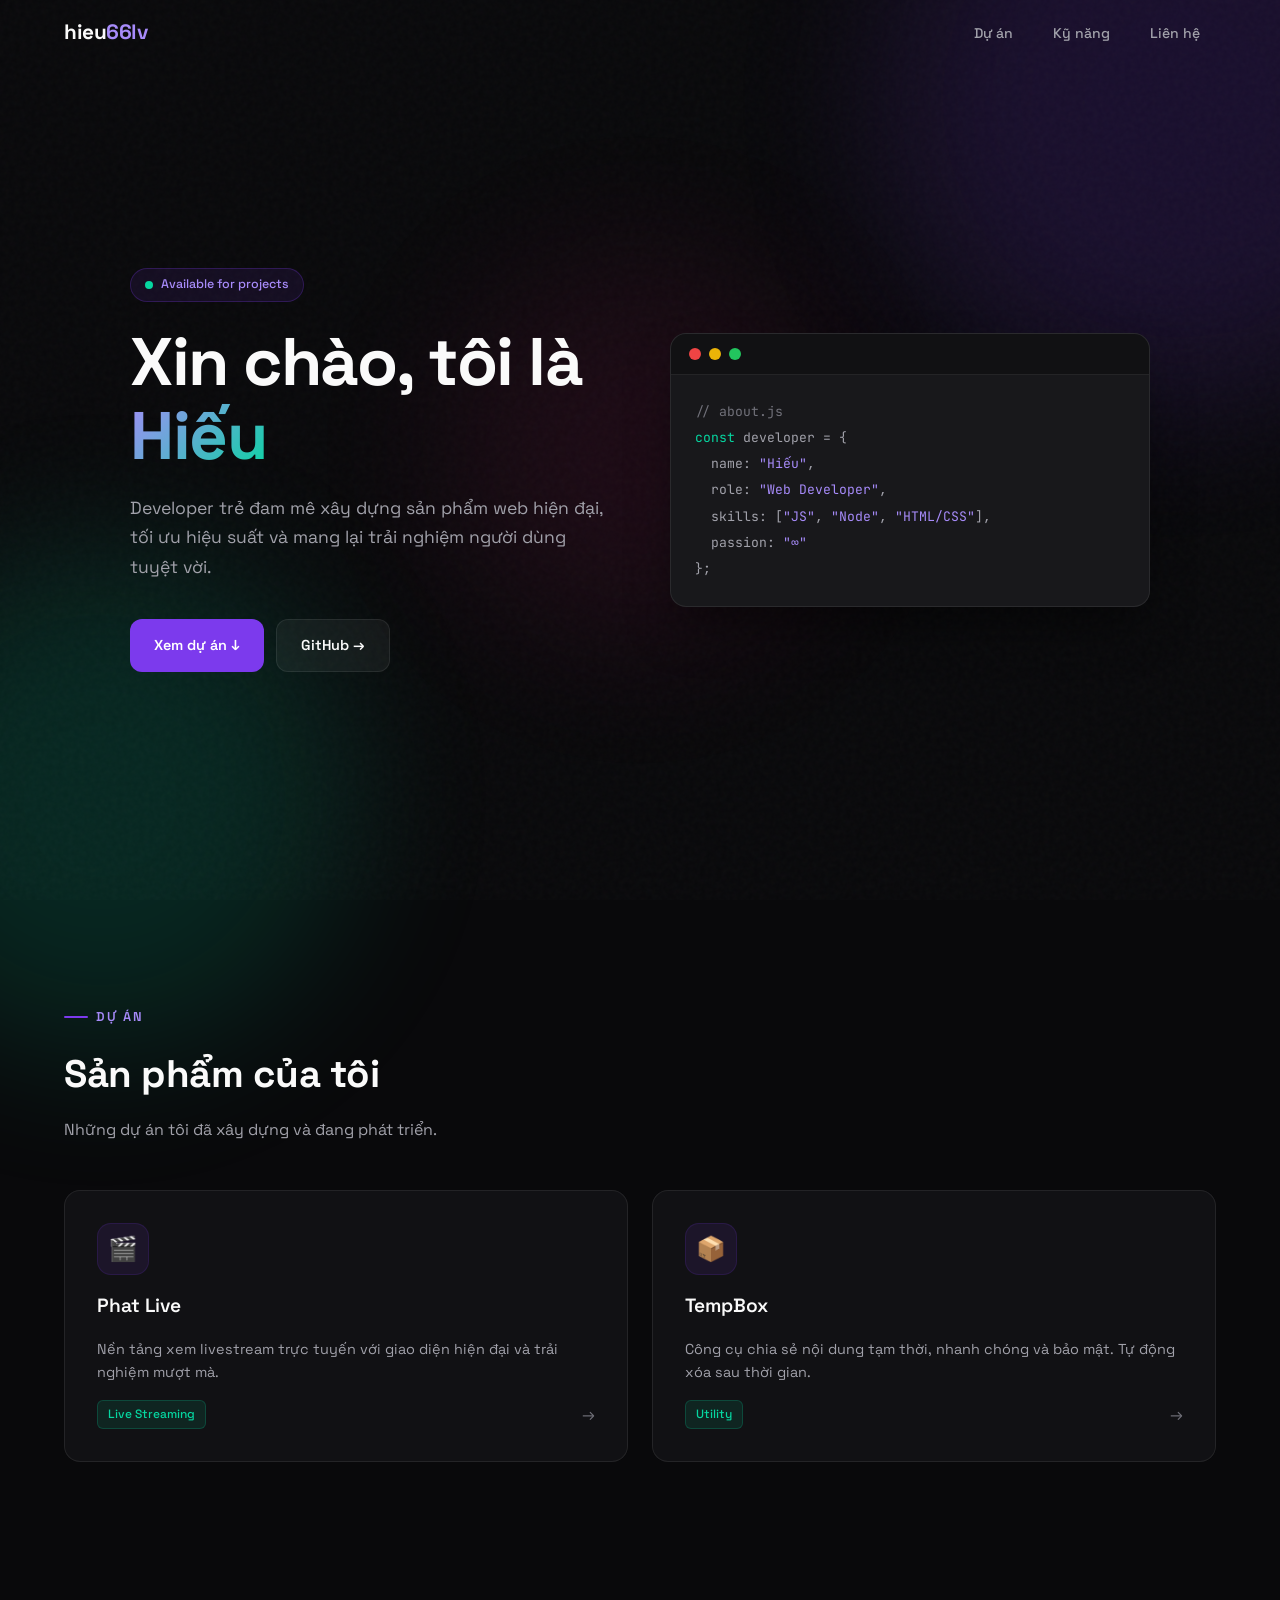
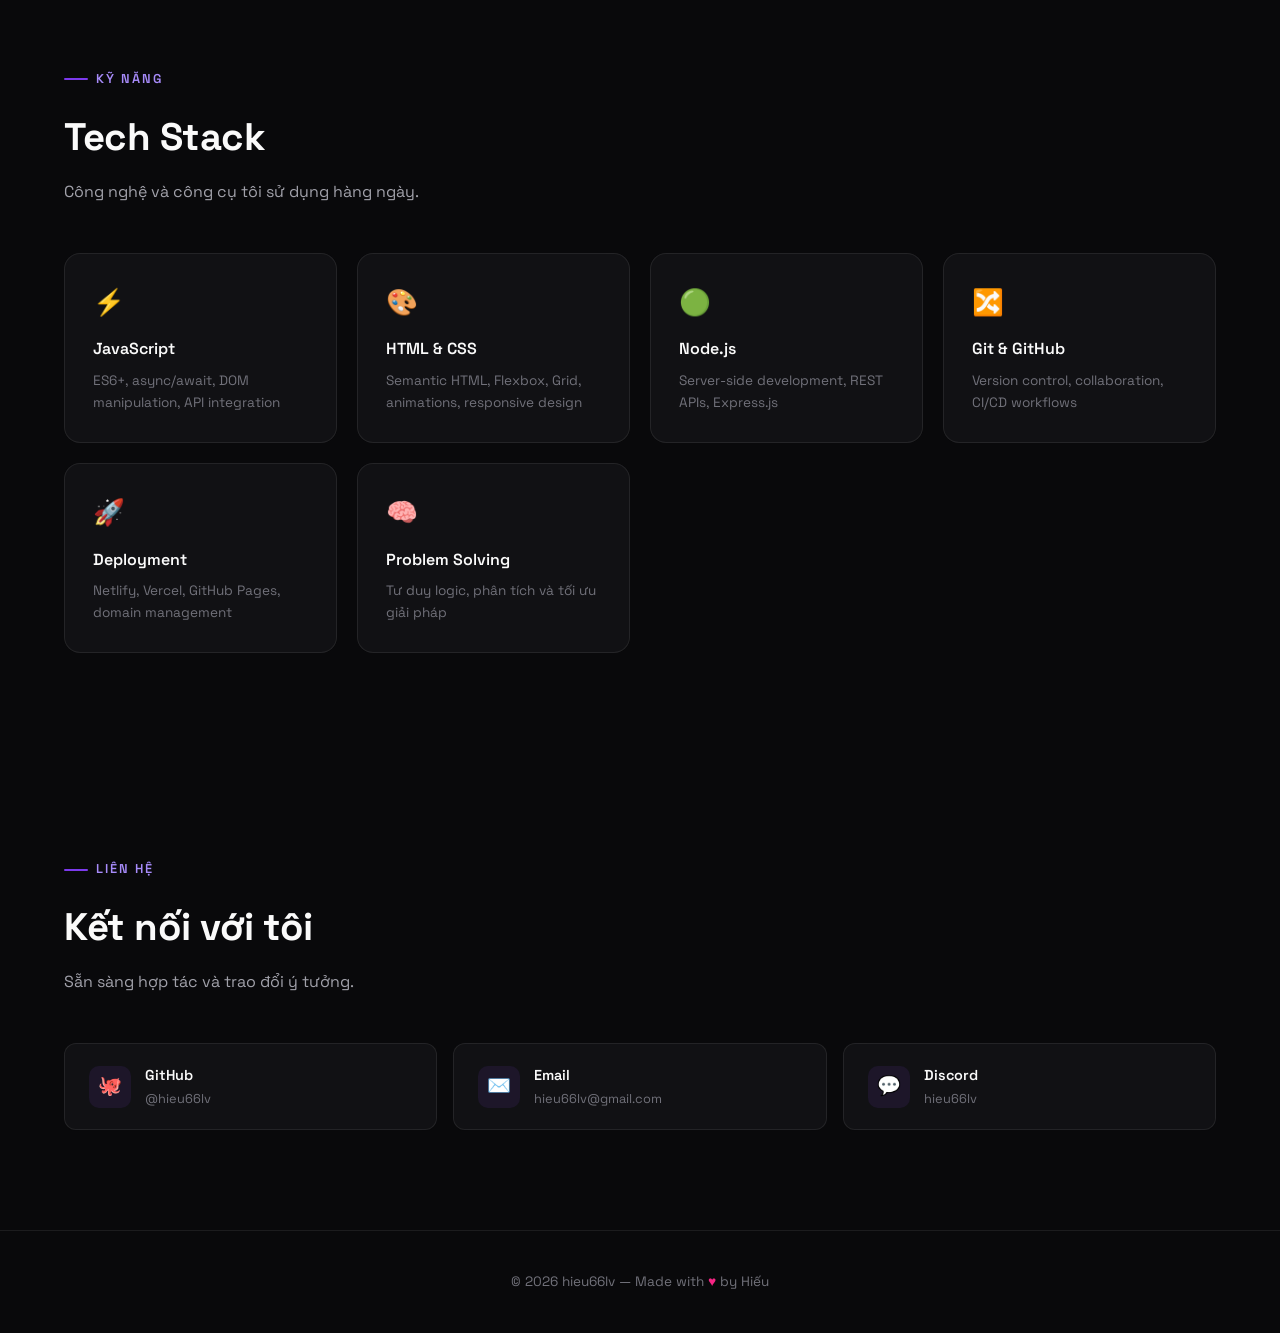
<file: index.html>
<!DOCTYPE html>
<html lang="vi">
<head>
    <meta charset="UTF-8">
    <meta name="viewport" content="width=device-width, initial-scale=1.0">
    <title>hieu66lv | Developer</title>
    <link rel="preconnect" href="https://fonts.googleapis.com">
    <link rel="preconnect" href="https://fonts.gstatic.com" crossorigin>
    <link href="https://fonts.googleapis.com/css2?family=Space+Grotesk:wght@300;400;500;600;700&family=JetBrains+Mono:wght@400;500&display=swap" rel="stylesheet">
    <style>
        :root {
            --primary: #7c3aed;
            --primary-light: #a78bfa;
            --accent: #06d6a0;
            --accent-2: #f72585;
            --bg: #09090b;
            --bg-elevated: #18181b;
            --bg-card: rgba(24, 24, 27, 0.6);
            --border: rgba(255, 255, 255, 0.08);
            --border-hover: rgba(124, 58, 237, 0.4);
            --text: #fafafa;
            --text-secondary: #a1a1aa;
            --text-muted: #71717a;
            --radius: 16px;
            --shadow: 0 25px 50px -12px rgba(0, 0, 0, 0.5);
        }

        * { margin: 0; padding: 0; box-sizing: border-box; }
        html { scroll-behavior: smooth; }

        body {
            font-family: 'Space Grotesk', sans-serif;
            background: var(--bg);
            color: var(--text);
            min-height: 100vh;
            overflow-x: hidden;
            line-height: 1.6;
        }

        /* Noise texture overlay */
        body::before {
            content: '';
            position: fixed;
            inset: 0;
            z-index: 0;
            opacity: 0.03;
            background-image: url("data:image/svg+xml,%3Csvg viewBox='0 0 256 256' xmlns='http://www.w3.org/2000/svg'%3E%3Cfilter id='noise'%3E%3CfeTurbulence type='fractalNoise' baseFrequency='0.65' numOctaves='3' stitchTiles='stitch'/%3E%3C/filter%3E%3Crect width='100%25' height='100%25' filter='url(%23noise)'/%3E%3C/svg%3E");
            pointer-events: none;
        }

        /* Glow orbs */
        .orb {
            position: fixed;
            border-radius: 50%;
            filter: blur(80px);
            opacity: 0.15;
            pointer-events: none;
            z-index: -1;
        }
        .orb-1 { width: 600px; height: 600px; top: -200px; right: -200px; background: var(--primary); }
        .orb-2 { width: 500px; height: 500px; bottom: -150px; left: -150px; background: var(--accent); }
        .orb-3 { width: 400px; height: 400px; top: 50%; left: 50%; transform: translate(-50%, -50%); background: var(--accent-2); opacity: 0.08; }

        /* Container */
        .container {
            max-width: 1200px;
            margin: 0 auto;
            padding: 0 24px;
        }

        /* Navigation */
        .navbar {
            position: fixed;
            top: 0;
            width: 100%;
            z-index: 1000;
            padding: 16px 0;
            transition: all 0.3s ease;
        }
        .navbar.scrolled {
            background: rgba(9, 9, 11, 0.85);
            backdrop-filter: blur(20px) saturate(180%);
            border-bottom: 1px solid var(--border);
        }
        .navbar .container {
            display: flex;
            justify-content: space-between;
            align-items: center;
        }
        .logo {
            font-size: 1.3rem;
            font-weight: 700;
            letter-spacing: -0.5px;
            color: var(--text);
            text-decoration: none;
        }
        .logo span {
            color: var(--primary-light);
        }
        .nav-menu {
            display: flex;
            gap: 8px;
            list-style: none;
        }
        .nav-menu a {
            color: var(--text-secondary);
            text-decoration: none;
            font-size: 0.88rem;
            font-weight: 500;
            padding: 8px 16px;
            border-radius: 8px;
            transition: all 0.2s;
        }
        .nav-menu a:hover {
            color: var(--text);
            background: rgba(255,255,255,0.05);
        }

        /* Hero */
        .hero {
            min-height: 100vh;
            display: flex;
            align-items: center;
            position: relative;
            padding: 120px 0 80px;
        }
        .hero-inner {
            display: grid;
            grid-template-columns: 1fr 1fr;
            gap: 60px;
            align-items: center;
        }
        .hero-tag {
            display: inline-flex;
            align-items: center;
            gap: 8px;
            padding: 6px 14px;
            border-radius: 100px;
            background: rgba(124, 58, 237, 0.1);
            border: 1px solid rgba(124, 58, 237, 0.25);
            font-size: 0.78rem;
            font-weight: 500;
            color: var(--primary-light);
            margin-bottom: 24px;
            width: fit-content;
        }
        .hero-tag .pulse {
            width: 8px; height: 8px;
            border-radius: 50%;
            background: var(--accent);
            animation: pulse 2s infinite;
        }
        @keyframes pulse {
            0%, 100% { opacity: 1; transform: scale(1); }
            50% { opacity: 0.5; transform: scale(0.8); }
        }
        .hero h1 {
            font-size: clamp(2.8rem, 5.5vw, 4.2rem);
            font-weight: 700;
            line-height: 1.1;
            letter-spacing: -1.5px;
            margin-bottom: 20px;
        }
        .hero h1 .highlight {
            background: linear-gradient(135deg, var(--primary-light), var(--accent));
            -webkit-background-clip: text;
            -webkit-text-fill-color: transparent;
            background-clip: text;
        }
        .hero-desc {
            font-size: 1.1rem;
            color: var(--text-secondary);
            max-width: 480px;
            margin-bottom: 36px;
            line-height: 1.7;
        }

        .hero-actions {
            display: flex;
            gap: 12px;
            flex-wrap: wrap;
        }
        .btn {
            display: inline-flex;
            align-items: center;
            gap: 8px;
            padding: 14px 24px;
            border-radius: 12px;
            font-size: 0.9rem;
            font-weight: 600;
            text-decoration: none;
            transition: all 0.25s ease;
            cursor: pointer;
            border: none;
            font-family: inherit;
        }
        .btn-primary {
            background: var(--primary);
            color: #fff;
            box-shadow: 0 0 0 0 rgba(124, 58, 237, 0.4);
        }
        .btn-primary:hover {
            background: #6d28d9;
            transform: translateY(-2px);
            box-shadow: 0 12px 24px -8px rgba(124, 58, 237, 0.5);
        }
        .btn-ghost {
            background: rgba(255,255,255,0.05);
            color: var(--text);
            border: 1px solid var(--border);
        }
        .btn-ghost:hover {
            background: rgba(255,255,255,0.08);
            border-color: rgba(255,255,255,0.2);
            transform: translateY(-2px);
        }

        /* Hero visual - terminal card */
        .terminal-card {
            background: var(--bg-elevated);
            border: 1px solid var(--border);
            border-radius: var(--radius);
            overflow: hidden;
            box-shadow: var(--shadow);
        }
        .terminal-header {
            display: flex;
            align-items: center;
            gap: 8px;
            padding: 14px 18px;
            background: rgba(0,0,0,0.3);
            border-bottom: 1px solid var(--border);
        }
        .terminal-dot {
            width: 12px; height: 12px;
            border-radius: 50%;
        }
        .terminal-dot.red { background: #ef4444; }
        .terminal-dot.yellow { background: #eab308; }
        .terminal-dot.green { background: #22c55e; }
        .terminal-body {
            padding: 24px;
            font-family: 'JetBrains Mono', monospace;
            font-size: 0.82rem;
            line-height: 2;
            color: var(--text-secondary);
        }
        .terminal-body .cmd { color: var(--accent); }
        .terminal-body .str { color: var(--primary-light); }
        .terminal-body .comment { color: var(--text-muted); }

        /* Projects Section */
        .section {
            padding: 100px 0;
        }
        .section-label {
            display: inline-flex;
            align-items: center;
            gap: 8px;
            font-size: 0.8rem;
            font-weight: 600;
            text-transform: uppercase;
            letter-spacing: 2px;
            color: var(--primary-light);
            margin-bottom: 16px;
        }
        .section-label::before {
            content: '';
            width: 24px;
            height: 2px;
            background: var(--primary);
            border-radius: 2px;
        }
        .section-title {
            font-size: clamp(1.8rem, 3vw, 2.5rem);
            font-weight: 700;
            letter-spacing: -0.5px;
            margin-bottom: 12px;
        }
        .section-desc {
            color: var(--text-secondary);
            font-size: 1rem;
            margin-bottom: 48px;
            max-width: 500px;
        }

        .projects-grid {
            display: grid;
            grid-template-columns: repeat(auto-fit, minmax(340px, 1fr));
            gap: 24px;
        }
        .project-card {
            position: relative;
            padding: 32px;
            border-radius: var(--radius);
            background: var(--bg-card);
            border: 1px solid var(--border);
            backdrop-filter: blur(10px);
            transition: all 0.35s ease;
            text-decoration: none;
            color: var(--text);
            display: flex;
            flex-direction: column;
            gap: 16px;
            overflow: hidden;
        }
        .project-card::before {
            content: '';
            position: absolute;
            inset: 0;
            border-radius: var(--radius);
            padding: 1px;
            background: linear-gradient(135deg, transparent, rgba(124, 58, 237, 0.3), transparent);
            -webkit-mask: linear-gradient(#fff 0 0) content-box, linear-gradient(#fff 0 0);
            mask: linear-gradient(#fff 0 0) content-box, linear-gradient(#fff 0 0);
            -webkit-mask-composite: xor;
            mask-composite: exclude;
            opacity: 0;
            transition: opacity 0.35s;
        }
        .project-card:hover {
            transform: translateY(-6px);
            border-color: var(--border-hover);
            box-shadow: 0 20px 40px -12px rgba(124, 58, 237, 0.15);
        }
        .project-card:hover::before { opacity: 1; }

        .project-icon {
            width: 52px; height: 52px;
            border-radius: 14px;
            display: flex;
            align-items: center;
            justify-content: center;
            font-size: 1.5rem;
            background: rgba(124, 58, 237, 0.1);
            border: 1px solid rgba(124, 58, 237, 0.15);
        }
        .project-card h3 {
            font-size: 1.2rem;
            font-weight: 600;
        }
        .project-card p {
            color: var(--text-secondary);
            font-size: 0.9rem;
            line-height: 1.6;
        }
        .project-tag {
            display: inline-block;
            padding: 4px 10px;
            border-radius: 6px;
            font-size: 0.75rem;
            font-weight: 500;
            background: rgba(6, 214, 160, 0.1);
            color: var(--accent);
            border: 1px solid rgba(6, 214, 160, 0.2);
        }
        .project-arrow {
            margin-left: auto;
            color: var(--text-muted);
            transition: all 0.3s;
        }
        .project-card:hover .project-arrow {
            color: var(--primary-light);
            transform: translateX(4px);
        }

        /* Skills */
        .skills-wrap {
            display: grid;
            grid-template-columns: repeat(auto-fit, minmax(260px, 1fr));
            gap: 20px;
        }
        .skill-item {
            padding: 28px;
            border-radius: var(--radius);
            background: var(--bg-card);
            border: 1px solid var(--border);
            backdrop-filter: blur(10px);
            transition: all 0.3s ease;
        }
        .skill-item:hover {
            border-color: var(--border-hover);
            transform: translateY(-3px);
        }
        .skill-item .icon {
            font-size: 1.6rem;
            margin-bottom: 14px;
        }
        .skill-item h4 {
            font-size: 1rem;
            font-weight: 600;
            margin-bottom: 8px;
        }
        .skill-item p {
            color: var(--text-muted);
            font-size: 0.85rem;
            line-height: 1.6;
        }

        /* Contact */
        .contact-grid {
            display: grid;
            grid-template-columns: repeat(auto-fit, minmax(220px, 1fr));
            gap: 16px;
        }
        .contact-item {
            display: flex;
            align-items: center;
            gap: 14px;
            padding: 20px 24px;
            border-radius: 12px;
            background: var(--bg-card);
            border: 1px solid var(--border);
            text-decoration: none;
            color: var(--text);
            transition: all 0.3s;
            backdrop-filter: blur(10px);
        }
        .contact-item:hover {
            border-color: var(--border-hover);
            transform: translateY(-2px);
            box-shadow: 0 8px 24px -8px rgba(124, 58, 237, 0.2);
        }
        .contact-item .c-icon {
            width: 42px; height: 42px;
            border-radius: 10px;
            display: flex;
            align-items: center;
            justify-content: center;
            font-size: 1.2rem;
            background: rgba(124, 58, 237, 0.1);
            flex-shrink: 0;
        }
        .contact-item .c-info h5 {
            font-size: 0.9rem;
            font-weight: 600;
            margin-bottom: 2px;
        }
        .contact-item .c-info p {
            font-size: 0.8rem;
            color: var(--text-muted);
        }

        /* Footer */
        .footer {
            padding: 40px 0;
            border-top: 1px solid var(--border);
            text-align: center;
        }
        .footer p {
            color: var(--text-muted);
            font-size: 0.85rem;
        }
        .footer .heart { color: var(--accent-2); }

        /* Animations */
        @keyframes fadeUp {
            from { opacity: 0; transform: translateY(40px); }
            to { opacity: 1; transform: translateY(0); }
        }
        .reveal {
            opacity: 0;
            transform: translateY(40px);
            transition: all 0.7s cubic-bezier(0.16, 1, 0.3, 1);
        }
        .reveal.visible {
            opacity: 1;
            transform: translateY(0);
        }
        .hero-left > * {
            animation: fadeUp 0.8s cubic-bezier(0.16, 1, 0.3, 1) both;
        }
        .hero-left > *:nth-child(1) { animation-delay: 0.1s; }
        .hero-left > *:nth-child(2) { animation-delay: 0.2s; }
        .hero-left > *:nth-child(3) { animation-delay: 0.3s; }
        .hero-left > *:nth-child(4) { animation-delay: 0.4s; }
        .terminal-card { animation: fadeUp 0.8s cubic-bezier(0.16, 1, 0.3, 1) 0.5s both; }

        /* Responsive */
        @media (max-width: 900px) {
            .hero-inner { grid-template-columns: 1fr; gap: 40px; }
            .terminal-card { max-width: 500px; }
        }
        @media (max-width: 600px) {
            .nav-menu { display: none; }
            .projects-grid { grid-template-columns: 1fr; }
            .section { padding: 60px 0; }
            .hero { padding: 100px 0 60px; }
        }
    </style>
</head>
<body>
    <div class="orb orb-1"></div>
    <div class="orb orb-2"></div>
    <div class="orb orb-3"></div>

    <!-- Navigation -->
    <nav class="navbar">
        <div class="container">
            <a href="#" class="logo">hieu<span>66lv</span></a>
            <ul class="nav-menu">
                <li><a href="#projects">Dự án</a></li>
                <li><a href="#skills">Kỹ năng</a></li>
                <li><a href="#contact">Liên hệ</a></li>
            </ul>
        </div>
    </nav>

    <!-- Hero -->
    <section class="hero">
        <div class="container">
            <div class="hero-inner">
                <div class="hero-left">
                    <div class="hero-tag">
                        <span class="pulse"></span>
                        Available for projects
                    </div>
                    <h1>Xin chào, tôi là<br><span class="highlight">Hiếu</span></h1>
                    <p class="hero-desc">
                        Developer trẻ đam mê xây dựng sản phẩm web hiện đại, 
                        tối ưu hiệu suất và mang lại trải nghiệm người dùng tuyệt vời.
                    </p>
                    <div class="hero-actions">
                        <a href="#projects" class="btn btn-primary">Xem dự án ↓</a>
                        <a href="https://github.com/hieu66lv" target="_blank" class="btn btn-ghost">GitHub →</a>
                    </div>
                </div>
                <div class="hero-right">
                    <div class="terminal-card">
                        <div class="terminal-header">
                            <span class="terminal-dot red"></span>
                            <span class="terminal-dot yellow"></span>
                            <span class="terminal-dot green"></span>
                        </div>
                        <div class="terminal-body">
                            <span class="comment">// about.js</span><br>
                            <span class="cmd">const</span> developer = {<br>
                            &nbsp;&nbsp;name: <span class="str">"Hiếu"</span>,<br>
                            &nbsp;&nbsp;role: <span class="str">"Web Developer"</span>,<br>
                            &nbsp;&nbsp;skills: [<span class="str">"JS"</span>, <span class="str">"Node"</span>, <span class="str">"HTML/CSS"</span>],<br>
                            &nbsp;&nbsp;passion: <span class="str">"∞"</span><br>
                            };
                        </div>
                    </div>
                </div>
            </div>
        </div>
    </section>

    <!-- Projects -->
    <section class="section" id="projects">
        <div class="container">
            <div class="reveal">
                <span class="section-label">Dự án</span>
                <h2 class="section-title">Sản phẩm của tôi</h2>
                <p class="section-desc">Những dự án tôi đã xây dựng và đang phát triển.</p>
            </div>
            <div class="projects-grid">
                <a href="/phatlive/" class="project-card reveal">
                    <div class="project-icon">🎬</div>
                    <h3>Phat Live</h3>
                    <p>Nền tảng xem livestream trực tuyến với giao diện hiện đại và trải nghiệm mượt mà.</p>
                    <div style="display:flex;align-items:center;gap:8px;margin-top:auto;">
                        <span class="project-tag">Live Streaming</span>
                        <span class="project-arrow">→</span>
                    </div>
                </a>
                <a href="/tempbox/" class="project-card reveal">
                    <div class="project-icon">📦</div>
                    <h3>TempBox</h3>
                    <p>Công cụ chia sẻ nội dung tạm thời, nhanh chóng và bảo mật. Tự động xóa sau thời gian.</p>
                    <div style="display:flex;align-items:center;gap:8px;margin-top:auto;">
                        <span class="project-tag">Utility</span>
                        <span class="project-arrow">→</span>
                    </div>
                </a>
            </div>
        </div>
    </section>

    <!-- Skills -->
    <section class="section" id="skills">
        <div class="container">
            <div class="reveal">
                <span class="section-label">Kỹ năng</span>
                <h2 class="section-title">Tech Stack</h2>
                <p class="section-desc">Công nghệ và công cụ tôi sử dụng hàng ngày.</p>
            </div>
            <div class="skills-wrap">
                <div class="skill-item reveal">
                    <div class="icon">⚡</div>
                    <h4>JavaScript</h4>
                    <p>ES6+, async/await, DOM manipulation, API integration</p>
                </div>
                <div class="skill-item reveal">
                    <div class="icon">🎨</div>
                    <h4>HTML & CSS</h4>
                    <p>Semantic HTML, Flexbox, Grid, animations, responsive design</p>
                </div>
                <div class="skill-item reveal">
                    <div class="icon">🟢</div>
                    <h4>Node.js</h4>
                    <p>Server-side development, REST APIs, Express.js</p>
                </div>
                <div class="skill-item reveal">
                    <div class="icon">🔀</div>
                    <h4>Git & GitHub</h4>
                    <p>Version control, collaboration, CI/CD workflows</p>
                </div>
                <div class="skill-item reveal">
                    <div class="icon">🚀</div>
                    <h4>Deployment</h4>
                    <p>Netlify, Vercel, GitHub Pages, domain management</p>
                </div>
                <div class="skill-item reveal">
                    <div class="icon">🧠</div>
                    <h4>Problem Solving</h4>
                    <p>Tư duy logic, phân tích và tối ưu giải pháp</p>
                </div>
            </div>
        </div>
    </section>

    <!-- Contact -->
    <section class="section" id="contact">
        <div class="container">
            <div class="reveal">
                <span class="section-label">Liên hệ</span>
                <h2 class="section-title">Kết nối với tôi</h2>
                <p class="section-desc">Sẵn sàng hợp tác và trao đổi ý tưởng.</p>
            </div>
            <div class="contact-grid reveal">
                <a href="https://github.com/hieu66lv" target="_blank" class="contact-item">
                    <div class="c-icon">🐙</div>
                    <div class="c-info">
                        <h5>GitHub</h5>
                        <p>@hieu66lv</p>
                    </div>
                </a>
                <a href="mailto:hieu66lv@gmail.com" class="contact-item">
                    <div class="c-icon">✉️</div>
                    <div class="c-info">
                        <h5>Email</h5>
                        <p>hieu66lv@gmail.com</p>
                    </div>
                </a>
                <a href="#" class="contact-item">
                    <div class="c-icon">💬</div>
                    <div class="c-info">
                        <h5>Discord</h5>
                        <p>hieu66lv</p>
                    </div>
                </a>
            </div>
        </div>
    </section>

    <!-- Footer -->
    <footer class="footer">
        <div class="container">
            <p>© 2026 hieu66lv — Made with <span class="heart">♥</span> by Hiếu</p>
        </div>
    </footer>

    <script>
        // Navbar scroll effect
        const navbar = document.querySelector('.navbar');
        window.addEventListener('scroll', () => {
            navbar.classList.toggle('scrolled', window.scrollY > 50);
        });

        // Reveal on scroll
        const observer = new IntersectionObserver((entries) => {
            entries.forEach(entry => {
                if (entry.isIntersecting) {
                    entry.target.classList.add('visible');
                }
            });
        }, { threshold: 0.1, rootMargin: '0px 0px -50px 0px' });

        document.querySelectorAll('.reveal').forEach(el => observer.observe(el));

        // Smooth scroll
        document.querySelectorAll('a[href^="#"]').forEach(anchor => {
            anchor.addEventListener('click', function(e) {
                e.preventDefault();
                const target = document.querySelector(this.getAttribute('href'));
                if (target) {
                    target.scrollIntoView({ behavior: 'smooth', block: 'start' });
                }
            });
        });
    </script>
</body>
</html>
</file>
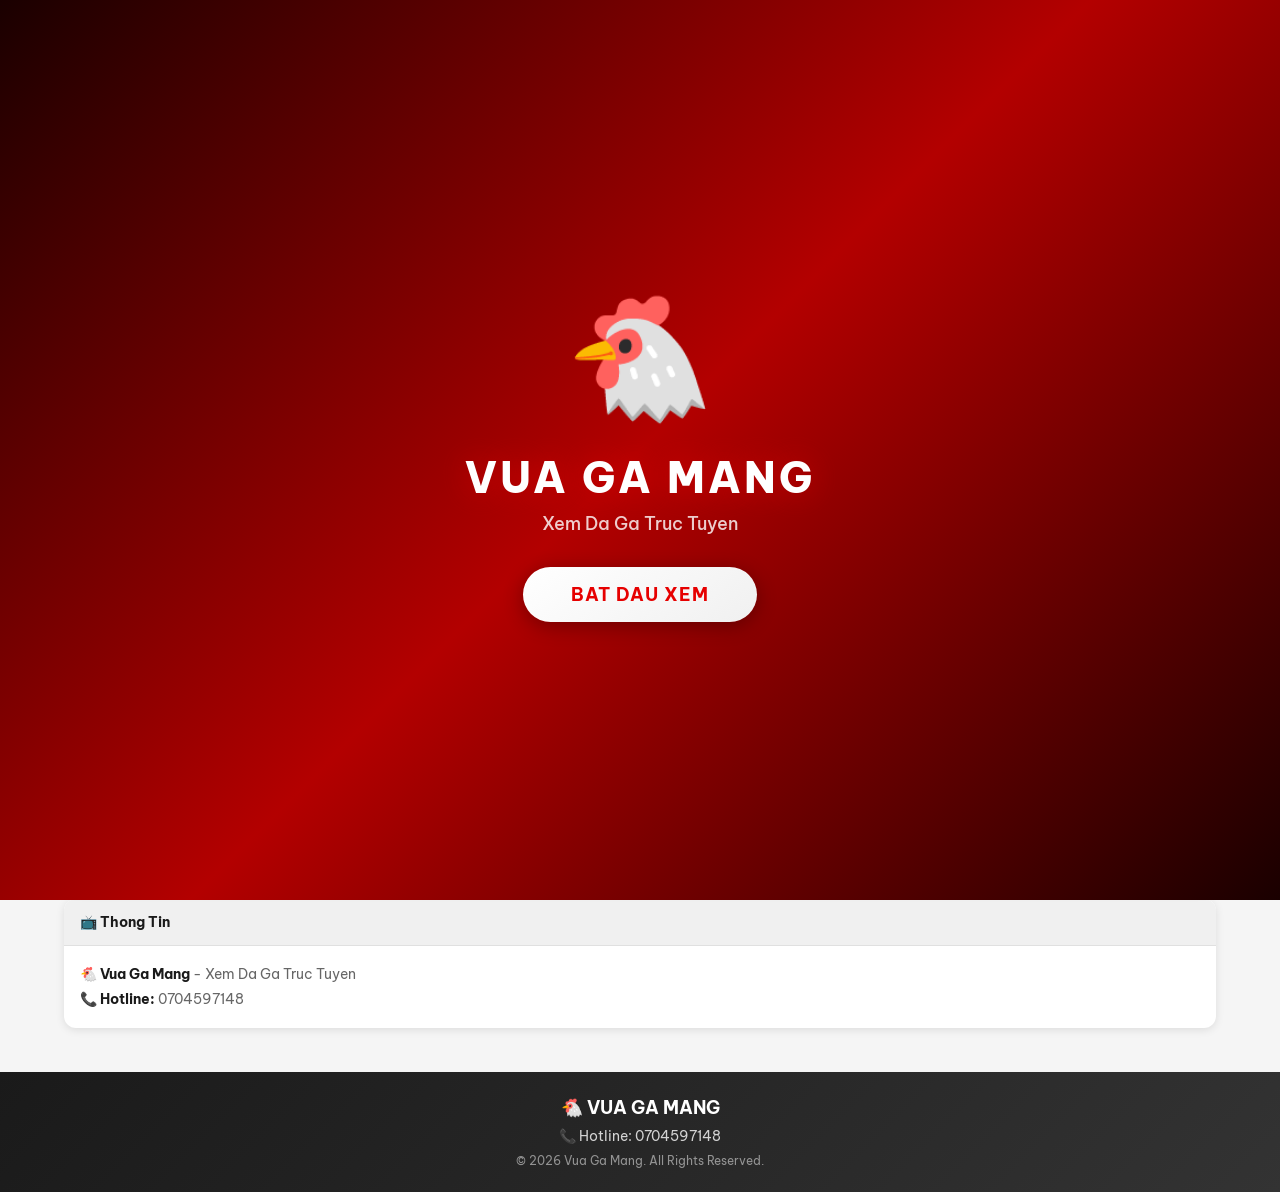
<file: phatlive/index.html>
<!DOCTYPE html>
<html lang="vi">
<head>
    <meta charset="UTF-8">
    <meta name="viewport" content="width=device-width, initial-scale=1.0, maximum-scale=1.0, user-scalable=no">
    <meta name="apple-mobile-web-app-capable" content="yes">
    <meta name="apple-mobile-web-app-status-bar-style" content="black-translucent">
    <meta name="theme-color" content="#CC0000">
    <title>VUA GA MANG - Xem Da Ga</title>
    <link rel="preconnect" href="https://fonts.googleapis.com">
    <link href="https://fonts.googleapis.com/css2?family=Be+Vietnam+Pro:wght@400;500;600;700;800&display=swap" rel="stylesheet">
    <link rel="icon" href="data:image/svg+xml,<svg xmlns='http://www.w3.org/2000/svg' viewBox='0 0 100 100'><text y='.9em' font-size='90'>🐔</text></svg>">
</head>
<body>
    <!-- Start Screen -->
    <div class="start-screen" id="startScreen">
        <div class="start-content">
            <div class="start-icon">🐔</div>
            <h1>VUA GA MANG</h1>
            <p>Xem Da Ga Truc Tuyen</p>
            <button class="start-btn" id="startBtn">BAT DAU XEM</button>
        </div>
    </div>

    <!-- Header -->
    <header class="header">
        <div class="header-content">
            <div class="logo">
                <span class="logo-icon">🐔</span>
                <span class="logo-text">VUA GA MANG</span>
            </div>
            <div class="live-indicator">
                <span class="live-dot"></span>
                <span class="live-text">LIVE</span>
            </div>
        </div>
    </header>

    <!-- Status Bar -->
    <div class="status-bar">
        <span class="blink-text">⚠️ ĐANG XANH SỮA BỚT LÀM PHIỀN</span>
    </div>

    <!-- Arena Tabs -->
    <nav class="arena-nav" id="arenaNav"></nav>

    <!-- Main Content -->
    <main class="main-content">
        <!-- Video Section -->
        <section class="video-section">
            <div class="video-container" id="videoWrap">
                <video id="videoPlayer" playsinline></video>
                <button class="fullscreen-btn" id="fullscreenBtn">⛶</button>
                <div class="video-overlay" id="videoOverlay">
                    <div class="overlay-icon">🐔</div>
                    <p class="overlay-text" id="overlayText">Dang ket noi...</p>
                </div>
            </div>
        </section>

        <!-- Info Section -->
        <section class="info-section">
            <div class="info-card">
                <h3 class="info-title">📺 Thong Tin</h3>
                <div class="info-content">
                    <p>🐔 <strong>Vua Ga Mang</strong> - Xem Da Ga Truc Tuyen</p>
                    <p>📞 <strong>Hotline:</strong> 0704597148</p>
                </div>
            </div>
        </section>
    </main>

    <!-- Footer -->
    <footer class="footer">
        <div class="footer-content">
            <p class="footer-brand">🐔 VUA GA MANG</p>
            <p class="footer-contact">📞 Hotline: 0704597148</p>
            <p class="footer-copyright">© 2026 Vua Ga Mang. All Rights Reserved.</p>
        </div>
    </footer>

<style>
*{box-sizing:border-box;margin:0;padding:0}
:root{
    --primary:#e60000;
    --primary-dark:#b30000;
    --primary-light:#ff3333;
    --gold:#ffc107;
    --bg:#f5f5f5;
    --card:#ffffff;
    --surface:#ffffff;
    --surface-alt:#f0f0f0;
    --text:#1a1a1a;
    --text-secondary:#666666;
    --dim:#999999;
    --border:#e0e0e0;
    --shadow:0 2px 8px rgba(0,0,0,.1);
    --shadow-lg:0 4px 20px rgba(0,0,0,.15);
    --r:12px;
}
html{font-size:16px;-webkit-text-size-adjust:100%}
body{
    font-family:'Be Vietnam Pro',sans-serif;
    background:var(--bg);
    color:var(--text);
    min-height:100vh;
    min-height:100dvh;
    overflow-x:hidden;
    -webkit-tap-highlight-color:transparent;
    -webkit-touch-callout:none;
    -webkit-user-select:none;
    user-select:none
}

/* Start Screen */
.start-screen{
    position:fixed;inset:0;
    background:linear-gradient(135deg,#1a0000,var(--primary-dark),#1a0000);
    display:flex;align-items:center;justify-content:center;
    z-index:9999
}
.start-screen.hide{display:none}
.start-content{text-align:center;padding:24px}
.start-icon{
    font-size:clamp(80px,20vw,120px);
    margin-bottom:20px;
    animation:bounce 2s ease-in-out infinite
}
@keyframes bounce{0%,100%{transform:translateY(0)}50%{transform:translateY(-15px)}}
.start-content h1{
    font-size:clamp(28px,7vw,42px);
    font-weight:800;
    color:#fff;
    text-shadow:0 0 30px rgba(230,0,0,.6);
    margin-bottom:8px;
    letter-spacing:3px
}
.start-content p{
    color:rgba(255,255,255,.8);
    font-size:clamp(14px,3.5vw,18px);
    margin-bottom:32px;
    font-weight:500
}
.start-btn{
    display:inline-block;
    padding:16px 48px;
    font-size:clamp(15px,4vw,18px);
    font-weight:700;
    background:linear-gradient(145deg,#fff,#f0f0f0);
    color:var(--primary);
    border:none;
    border-radius:50px;
    cursor:pointer;
    box-shadow:0 4px 20px rgba(0,0,0,.3);
    font-family:inherit;
    letter-spacing:1px;
    transition:all .2s
}
.start-btn:active{transform:scale(.96);box-shadow:0 2px 10px rgba(0,0,0,.2)}

/* Header */
.header{
    background:linear-gradient(135deg,var(--primary),var(--primary-dark));
    padding:0;
    position:sticky;top:0;z-index:100;
    box-shadow:var(--shadow-lg)
}
.header-content{
    max-width:1200px;
    margin:0 auto;
    padding:12px 16px;
    display:flex;
    align-items:center;
    justify-content:space-between
}
.logo{
    display:flex;
    align-items:center;
    gap:10px
}
.logo-icon{
    font-size:clamp(24px,5vw,32px)
}
.logo-text{
    font-size:clamp(16px,4vw,22px);
    font-weight:800;
    color:#fff;
    letter-spacing:1px;
    text-shadow:0 2px 4px rgba(0,0,0,.2)
}
.live-indicator{
    display:flex;
    align-items:center;
    gap:6px;
    background:rgba(0,0,0,.2);
    padding:6px 12px;
    border-radius:20px
}
.live-dot{
    width:10px;
    height:10px;
    background:#00ff00;
    border-radius:50%;
    animation:pulse-live 1s ease-in-out infinite
}
@keyframes pulse-live{
    0%,100%{opacity:1;transform:scale(1)}
    50%{opacity:.5;transform:scale(.8)}
}
.live-text{
    font-size:12px;
    font-weight:700;
    color:#fff;
    letter-spacing:1px
}

/* Status Bar */
.status-bar{
    background:#fff3cd;
    padding:12px 16px;
    text-align:center;
    border-bottom:1px solid var(--border)
}
.blink-text{
    font-size:clamp(13px,3.2vw,15px);
    font-weight:700;
    color:#856404;
    animation:blink .8s ease-in-out infinite
}
@keyframes blink{
    0%,100%{opacity:1}
    50%{opacity:0}
}

/* Arena Nav */
.arena-nav{
    display:flex;
    background:var(--card);
    padding:12px;
    gap:10px;
    overflow-x:auto;
    -webkit-overflow-scrolling:touch;
    scrollbar-width:none;
    -ms-overflow-style:none;
    border-bottom:1px solid var(--border)
}
.arena-nav::-webkit-scrollbar{display:none}
.arena-btn{
    flex-shrink:0;
    min-width:70px;
    height:60px;
    border-radius:var(--r);
    border:2px solid var(--border);
    background:var(--surface);
    color:var(--text);
    font-size:11px;
    font-weight:600;
    cursor:pointer;
    display:flex;
    flex-direction:column;
    align-items:center;
    justify-content:center;
    gap:4px;
    transition:all .2s;
    -webkit-tap-highlight-color:transparent
}
.arena-btn .ico{font-size:22px}
.arena-btn.active{
    border-color:var(--primary);
    background:linear-gradient(145deg,var(--primary),var(--primary-dark));
    color:#fff;
    box-shadow:0 4px 12px rgba(230,0,0,.3)
}
.arena-btn:active:not(.active){transform:scale(.95)}

/* Main Content */
.main-content{
    max-width:1200px;
    margin:0 auto;
    padding:16px
}

/* Video Section */
.video-section{
    margin-bottom:20px
}
.video-container{
    position:relative;
    width:100%;
    aspect-ratio:16/9;
    background:#000;
    border-radius:var(--r);
    overflow:hidden;
    box-shadow:var(--shadow-lg)
}
.video-container video{
    width:100%;
    height:100%;
    display:block;
    background:#000
}
.video-overlay{
    position:absolute;inset:0;
    display:flex;
    flex-direction:column;
    align-items:center;
    justify-content:center;
    background:linear-gradient(180deg,rgba(0,0,0,.7),rgba(0,0,0,.9))
}
.overlay-icon{
    font-size:clamp(60px,15vw,100px);
    margin-bottom:16px;
    animation:bounce 2s ease-in-out infinite
}
.overlay-text{
    color:#fff;
    font-size:clamp(14px,3.5vw,16px);
    font-weight:500
}
.video-container:not(.has-video) .video-overlay{display:flex}
.video-container.has-video .video-overlay{display:none}

/* Fullscreen Button */
.fullscreen-btn{
    position:absolute;
    bottom:12px;
    right:12px;
    width:44px;
    height:44px;
    border-radius:50%;
    background:rgba(0,0,0,.6);
    border:2px solid var(--gold);
    color:#fff;
    font-size:20px;
    cursor:pointer;
    display:none;
    align-items:center;
    justify-content:center;
    z-index:10;
    opacity:0;
    transition:opacity .3s;
    -webkit-tap-highlight-color:transparent
}
.video-container.show-controls .fullscreen-btn{
    display:flex;
    opacity:1
}
.fullscreen-btn:active{transform:scale(.95)}

/* Quick Links */
.quick-links{
    display:grid;
    grid-template-columns:repeat(3,1fr);
    gap:12px;
    margin-bottom:20px
}
.quick-link{
    display:flex;
    flex-direction:column;
    align-items:center;
    justify-content:center;
    padding:16px 8px;
    background:var(--card);
    border-radius:var(--r);
    box-shadow:var(--shadow);
    text-decoration:none;
    color:var(--text);
    transition:all .2s
}
.quick-link:active{
    transform:scale(.95);
    box-shadow:0 1px 4px rgba(0,0,0,.1)
}
.quick-link .link-icon{
    font-size:28px;
    margin-bottom:6px
}
.quick-link .link-text{
    font-size:12px;
    font-weight:600
}

/* Info Section */
.info-section{
    margin-bottom:20px
}
.info-card{
    background:var(--card);
    border-radius:var(--r);
    box-shadow:var(--shadow);
    overflow:hidden
}
.info-title{
    padding:14px 16px;
    font-size:14px;
    font-weight:700;
    color:var(--text);
    background:var(--surface-alt);
    border-bottom:1px solid var(--border)
}
.info-content{
    padding:16px;
    font-size:14px;
    line-height:1.8;
    color:var(--text-secondary)
}
.info-content strong{
    color:var(--text)
}

/* Footer */
.footer{
    background:linear-gradient(135deg,var(--text),#333);
    padding:24px 16px;
    margin-top:auto
}
.footer-content{
    max-width:1200px;
    margin:0 auto;
    text-align:center
}
.footer-brand{
    font-size:18px;
    font-weight:700;
    color:#fff;
    margin-bottom:8px
}
.footer-contact{
    font-size:14px;
    color:rgba(255,255,255,.8);
    margin-bottom:8px
}
.footer-copyright{
    font-size:12px;
    color:rgba(255,255,255,.5)
}

/* Desktop */
@media(min-width:768px){
    .header-content{padding:14px 24px}
    .arena-nav{padding:14px;gap:12px}
    .arena-btn{min-width:80px;height:65px;font-size:12px}
    .arena-btn .ico{font-size:24px}
    .main-content{padding:24px}
    .quick-links{gap:16px}
    .quick-link{padding:20px 12px}
    .quick-link .link-icon{font-size:32px}
    .quick-link .link-text{font-size:13px}
}
</style>

<script>
(function(){
    var ARENAS={
        cpc2:{n:'CPC2',i:'🎯',o:true},
        cpc3:{n:'CPC3',i:'🎯',o:false},
        cpc4:{n:'CPC4',i:'🎯',o:true},
        cpc5:{n:'CPC5',i:'🎯',o:true},
        xaxia:{n:'Xa XIa',i:'🐍',o:true},
        thuongphuoc:{n:'Thuong Phuoc',i:'⚔️',o:true},
        phatlai:{n:'Ga Phat Lai',i:'📹',o:true}
    };
    var STREAMS={
        cpc2:'https://cdn.livega.tv/live/0fda3d97812098ad242c495d9fb07cc3/index.m3u8',
        cpc3:'',
        cpc4:'https://cdn.livega.tv/live/9a855e12d0ac40d55ad48b225ef3dd94/index.m3u8',
        cpc5:'https://cdn.livega.tv/live/00a2f7fc549fc71336f7e38b3f5082fe/index.m3u8',
        xaxia:'https://cdn.livega.tv/live/8eef6cecd0622651b5c666b1dfea552d/index.m3u8',
        thuongphuoc:'https://cdn.livega.tv/live/dc09d2cf9561f03e6ab63583a1724dfc/index.m3u8',
        phatlai:'https://cdn.livega.tv/live/06301fa0a4a6f2e87bc64489fcaa5519/index.m3u8'
    };
    
    var cur='cpc2';
    var vid=document.getElementById('videoPlayer');
    var wrap=document.getElementById('videoWrap');
    var overlay=document.getElementById('videoOverlay');
    var txt=document.getElementById('overlayText');
    var nav=document.getElementById('arenaNav');
    var startScreen=document.getElementById('startScreen');
    var startBtn=document.getElementById('startBtn');
    var fullscreenBtn=document.getElementById('fullscreenBtn');
    
    function renderArenas(){
        nav.innerHTML='';
        for(var k in ARENAS){
            var a=ARENAS[k];
            var b=document.createElement('button');
            b.className='arena-btn'+(k===cur?' active':'');
            b.innerHTML='<span class="ico">'+a.i+'</span><span>'+a.n+'</span>';
            b.onclick=(function(key){
                return function(){
                    cur=key;
                    renderArenas();
                    loadStream();
                };
            })(k);
            nav.appendChild(b);
        }
    }
    
    function loadStream(){
        var url=STREAMS[cur];
        if(url){
            vid.src=url;
            vid.muted=false;
            vid.volume=1;
            wrap.classList.add('has-video');
            vid.play().catch(function(){
                vid.muted=true;
                vid.play().catch(function(){});
            });
        } else {
            wrap.classList.remove('has-video');
            txt.textContent='Chua co link: '+ARENAS[cur].n;
        }
    }
    
    startBtn.onclick=function(){
        startScreen.classList.add('hide');
        loadStream();
    };
    
    vid.ontouchend=function(e){
        wrap.classList.add('show-controls');
        clearTimeout(vid.hideTimer);
        vid.hideTimer=setTimeout(function(){
            wrap.classList.remove('show-controls');
        },3000);
    };
    
    document.addEventListener('click',function(e){
        if(!wrap.contains(e.target)){
            wrap.classList.remove('show-controls');
        }
    });
    
    function toggleFullscreen(){
        var target=vid;
        if(document.fullscreenElement||document.webkitFullscreenElement){
            if(document.exitFullscreen){
                document.exitFullscreen();
            } else if(document.webkitExitFullscreen){
                document.webkitExitFullscreen();
            }
        } else {
            if(target.requestFullscreen){
                target.requestFullscreen();
            } else if(target.webkitRequestFullscreen){
                target.webkitRequestFullscreen();
            } else if(target.webkitEnterFullscreen){
                target.webkitEnterFullscreen();
            }
        }
    }
    
    fullscreenBtn.onclick=function(e){
        e.stopPropagation();
        toggleFullscreen();
    };
    
    vid.onplay=function(){
        wrap.classList.add('has-video');
    };
    
    vid.onerror=function(){
        wrap.classList.remove('has-video');
        txt.textContent='Loi phat video';
    };
    
    vid.onwaiting=function(){
        txt.textContent='Dang tai...';
    };
    
    vid.onplaying=function(){
        txt.textContent='Dang phat...';
    };
    
    vid.onstalled=function(){
        txt.textContent='Dang tai stream...';
    };
    
    renderArenas();
})();
</script>
</body>
</html>
</file>
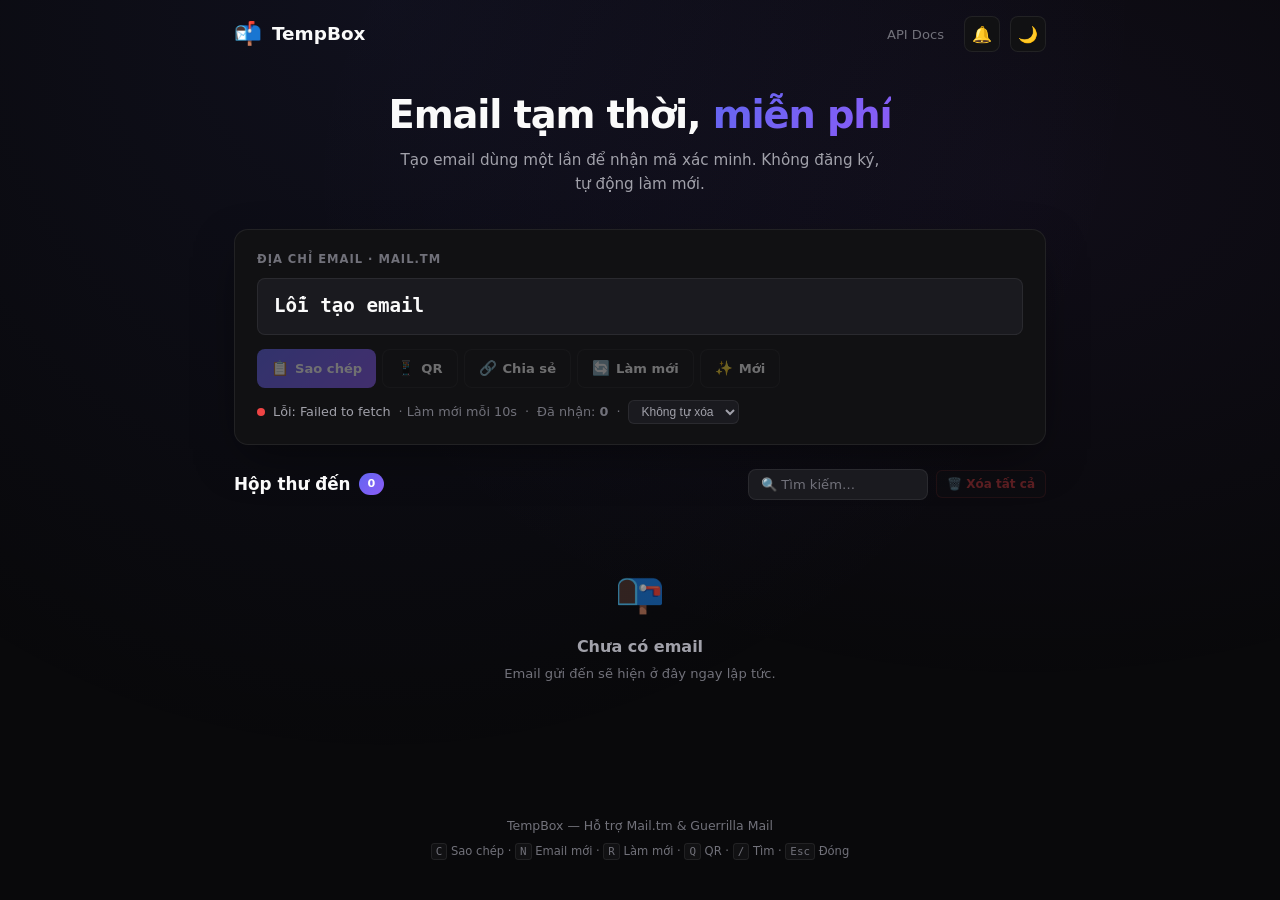
<file: tempbox/index.html>
<!DOCTYPE html>
<html lang="vi">
<head>
  <meta charset="UTF-8">
  <meta name="viewport" content="width=device-width, initial-scale=1.0">
  <title>TempBox · Email tạm thời miễn phí</title>
  <meta name="description" content="Tạo email tạm thời miễn phí trong vài giây. Nhận mã xác minh, bảo vệ hộp thư chính khỏi spam.">
  <link rel="stylesheet" href="styles.css?v=10">
  <link rel="icon" href="data:image/svg+xml,<svg xmlns='http://www.w3.org/2000/svg' viewBox='0 0 100 100'><text y='.9em' font-size='90'>📬</text></svg>">
</head>
<body>
  <div class="bg-grid" aria-hidden="true"></div>

  <header class="site-header">
    <div class="brand">
      <span class="brand-logo">📬</span>
      <span class="brand-name">TempBox</span>
    </div>
    <nav class="header-actions">
      <a class="ghost-link" href="docs.html">API Docs</a>
      <button id="soundToggle" class="icon-btn" title="Âm thanh" aria-label="Âm thanh">🔔</button>
      <button id="themeToggle" class="icon-btn" title="Giao diện" aria-label="Giao diện">🌙</button>
    </nav>
  </header>

  <main class="container">
    <section class="hero">
      <h1>Email tạm thời, <span class="accent">miễn phí</span></h1>
      <p class="subtitle">Tạo email dùng một lần để nhận mã xác minh. Không đăng ký, tự động làm mới.</p>
    </section>

    <!-- Email Card -->
    <section class="email-card" aria-label="Địa chỉ email">
      <div class="email-label">Địa chỉ email · <span id="providerName"></span></div>
      <div class="email-row">
        <div class="email-display">
          <span id="emailAddress" class="email-text">Đang tạo email…</span>
          <span id="emailSpinner" class="spinner"></span>
        </div>
        <div class="email-buttons">
          <button id="copyBtn" class="btn btn-primary" disabled>
            <span class="btn-icon">📋</span><span class="btn-label">Sao chép</span>
          </button>
          <button id="qrBtn" class="btn btn-secondary" disabled>
            <span class="btn-icon">📱</span><span class="btn-label">QR</span>
          </button>
          <button id="shareBtn" class="btn btn-secondary" disabled>
            <span class="btn-icon">🔗</span><span class="btn-label">Chia sẻ</span>
          </button>
          <button id="refreshBtn" class="btn btn-secondary" disabled>
            <span class="btn-icon">🔄</span><span class="btn-label">Làm mới</span>
          </button>
          <button id="newBtn" class="btn btn-secondary" disabled>
            <span class="btn-icon">✨</span><span class="btn-label">Mới</span>
          </button>
        </div>
      </div>
      <div class="email-meta">
        <span id="statusDot" class="status-dot"></span>
        <span id="statusText">Đang khởi tạo…</span>
        <span class="auto-refresh">· Làm mới mỗi <span id="countdown">10</span>s</span>
        <span class="stat-separator">·</span>
        <span class="stat-info">Đã nhận: <strong id="totalReceived">0</strong></span>
        <span class="stat-separator">·</span>
        <select id="autoDeleteSelect" class="auto-delete-select">
          <option value="0">Không tự xóa</option>
          <option value="5">Xóa sau 5p</option>
          <option value="10">Xóa sau 10p</option>
          <option value="30">Xóa sau 30p</option>
        </select>
      </div>
    </section>

    <!-- History -->
    <section class="history-bar" id="historyBar" style="display:none;">
      <div class="history-label">📜 Lịch sử:</div>
      <div class="history-list" id="historyList"></div>
    </section>

    <!-- Inbox -->
    <section class="inbox" aria-label="Hộp thư đến">
      <div class="inbox-header">
        <h2>Hộp thư đến <span id="inboxCount" class="count-badge">0</span></h2>
        <div class="inbox-tools">
          <input type="text" id="searchInput" class="search-input" placeholder="🔍 Tìm kiếm…">
          <button id="deleteAllBtn" class="btn-sm btn-danger" disabled>🗑️ Xóa tất cả</button>
        </div>
      </div>
      <ul id="messageList" class="message-list"></ul>
      <div id="emptyState" class="empty-state">
        <div class="empty-icon">📭</div>
        <p class="empty-title">Chưa có email</p>
        <p class="empty-sub">Email gửi đến sẽ hiện ở đây ngay lập tức.</p>
      </div>
    </section>
  </main>

  <!-- Message Modal -->
  <div id="modalOverlay" class="modal-overlay" style="display:none;">
    <div class="modal" role="dialog" aria-modal="true" aria-labelledby="modalSubject">
      <div class="modal-head">
        <div class="modal-meta">
          <h3 id="modalSubject" class="modal-subject"></h3>
          <div class="modal-from"><strong id="modalFrom"></strong></div>
          <div class="modal-date" id="modalDate"></div>
        </div>
        <div class="modal-actions">
          <button id="modalDownload" class="icon-btn" title="Tải .eml">💾</button>
          <button id="modalForward" class="icon-btn" title="Sao chép nội dung">📤</button>
          <button id="modalDelete" class="icon-btn" title="Xóa">🗑️</button>
          <button id="modalClose" class="icon-btn modal-close-btn" aria-label="Đóng">✕</button>
        </div>
      </div>
      <div id="modalBody" class="modal-body"></div>
    </div>
  </div>

  <!-- QR Modal -->
  <div id="qrOverlay" class="modal-overlay" style="display:none;">
    <div class="modal qr-modal">
      <div class="modal-head">
        <div class="modal-meta"><h3 class="modal-subject">QR Code</h3></div>
        <button id="qrClose" class="icon-btn modal-close-btn" aria-label="Đóng">✕</button>
      </div>
      <div class="qr-body">
        <canvas id="qrCanvas"></canvas>
        <p class="qr-address" id="qrAddress"></p>
        <p class="qr-hint">Quét mã để lấy địa chỉ email</p>
      </div>
    </div>
  </div>

  <!-- Toast -->
  <div id="toast" class="toast" style="display:none;"></div>

  <footer class="site-footer">
    <p>TempBox — Hỗ trợ Mail.tm & Guerrilla Mail</p>
    <p class="shortcuts-hint"><kbd>C</kbd> Sao chép · <kbd>N</kbd> Email mới · <kbd>R</kbd> Làm mới · <kbd>Q</kbd> QR · <kbd>/</kbd> Tìm · <kbd>Esc</kbd> Đóng</p>
  </footer>

  <script src="app.js?v=10"></script>
</body>
</html>
</file>
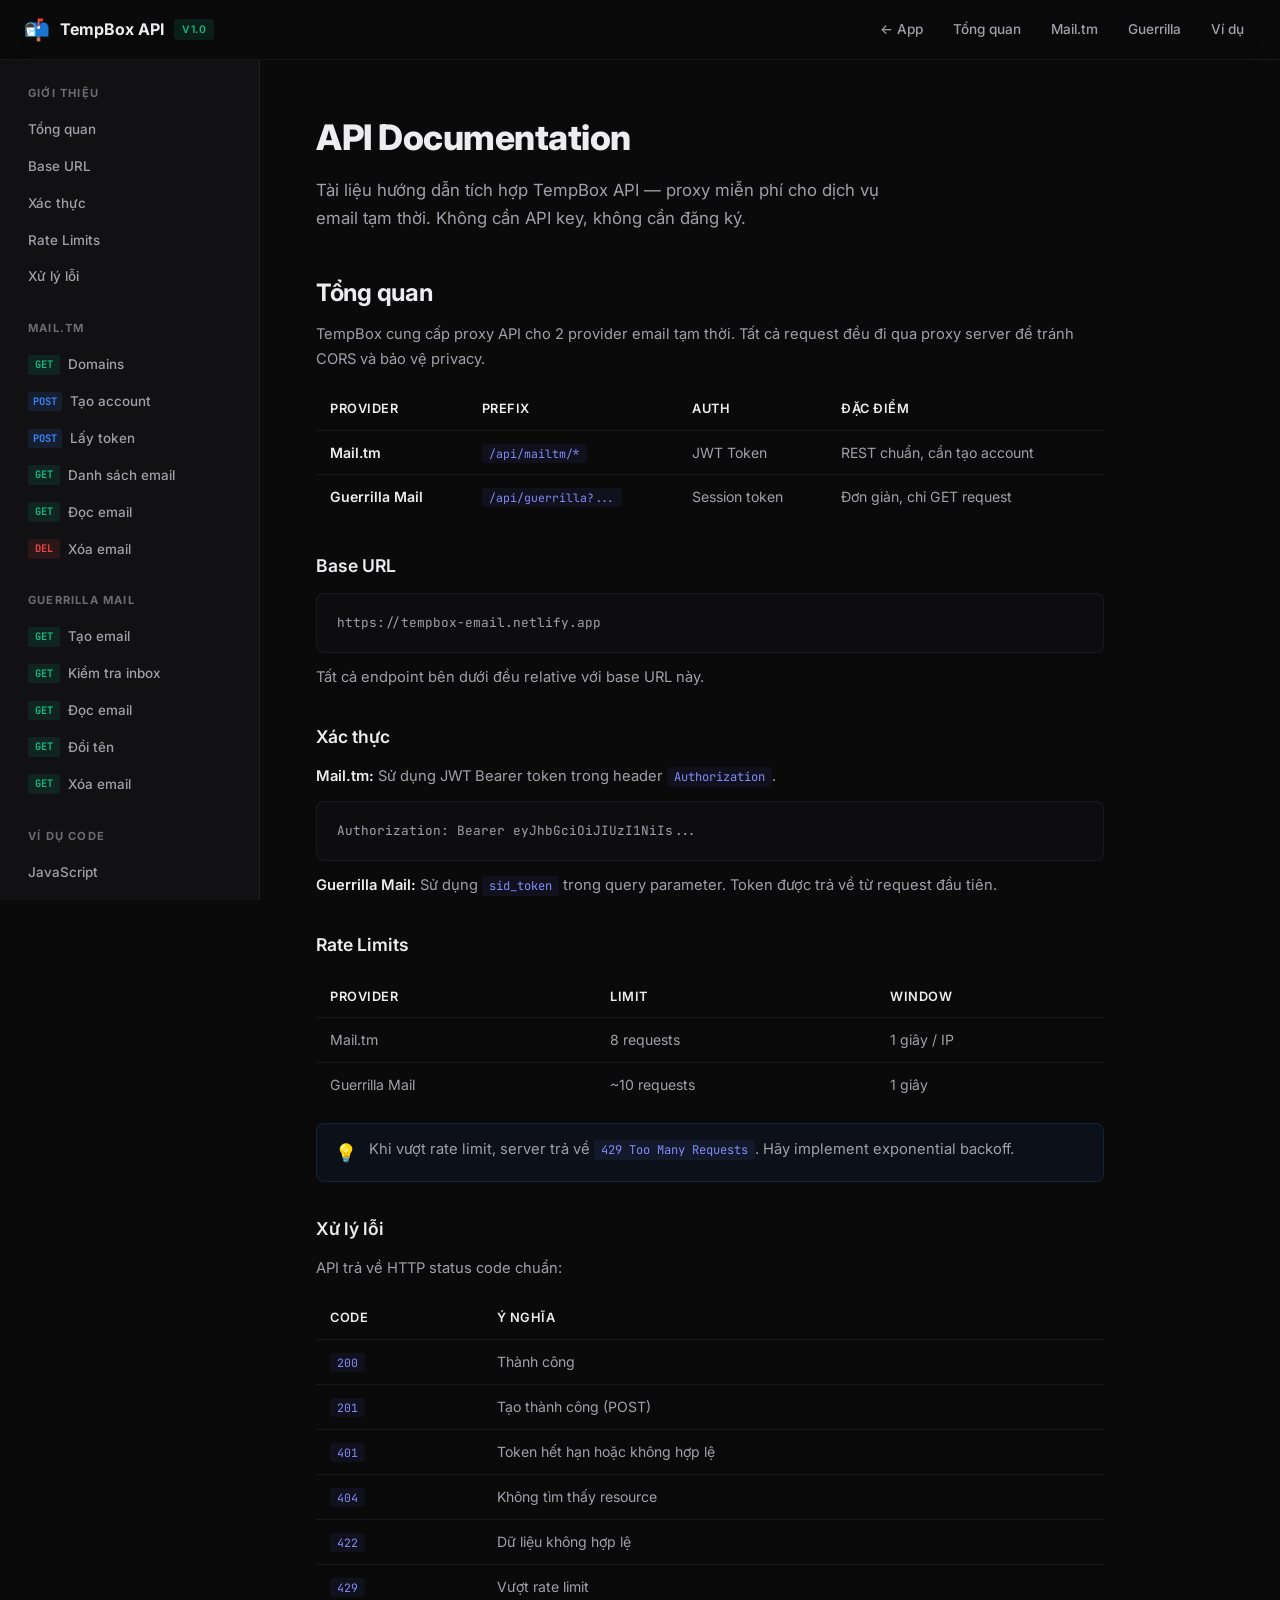
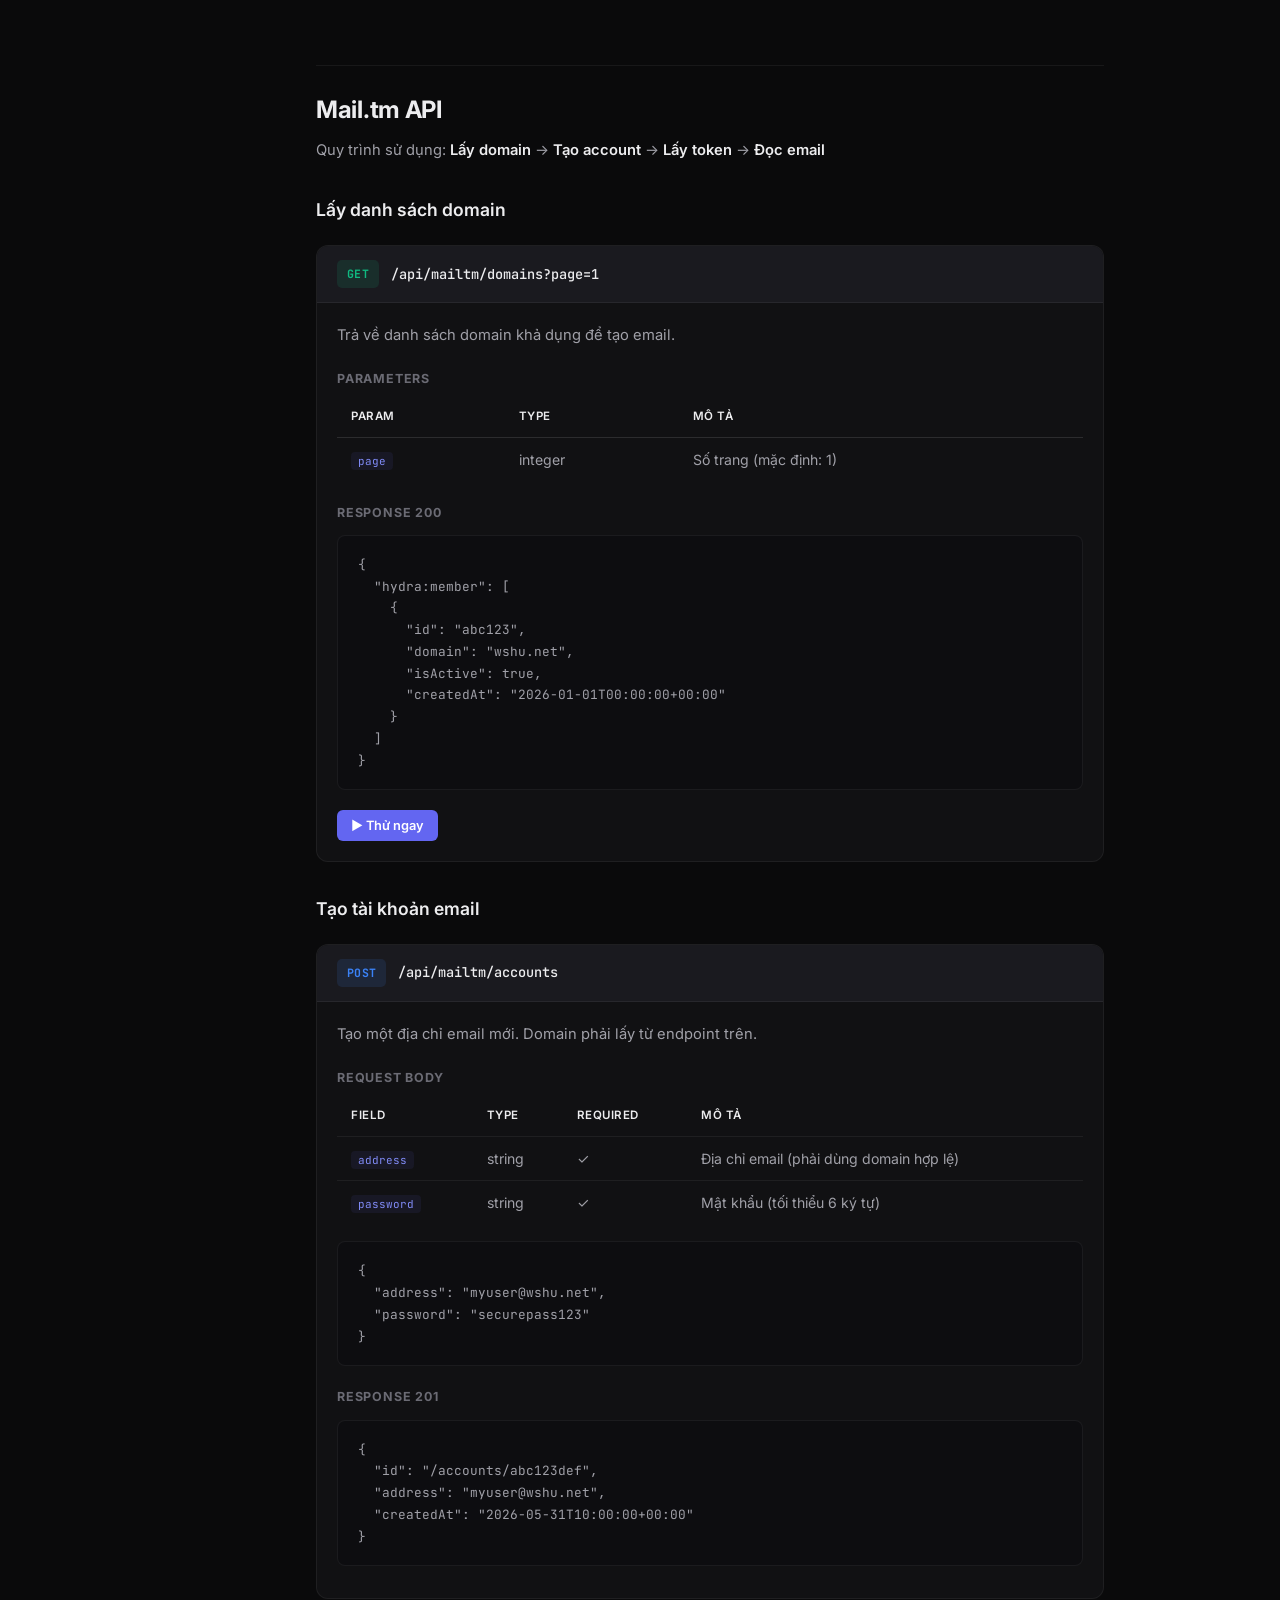
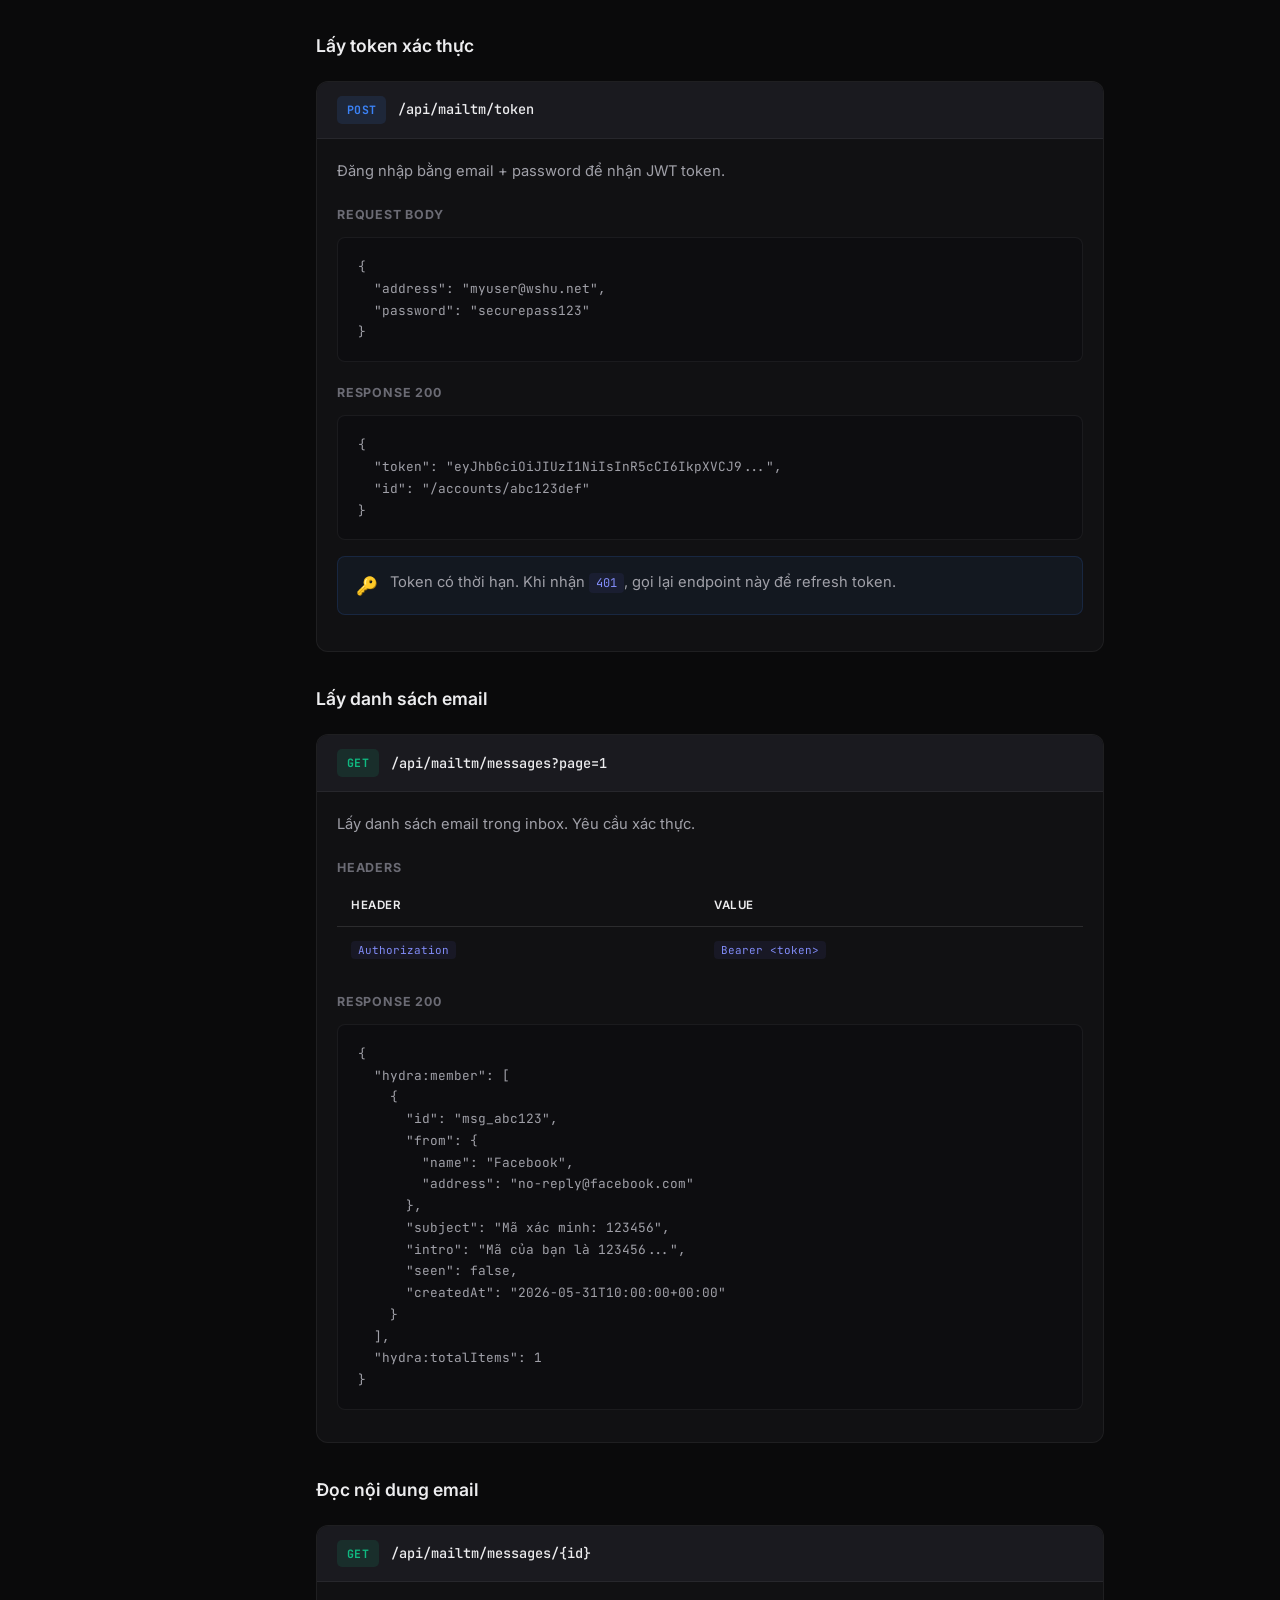
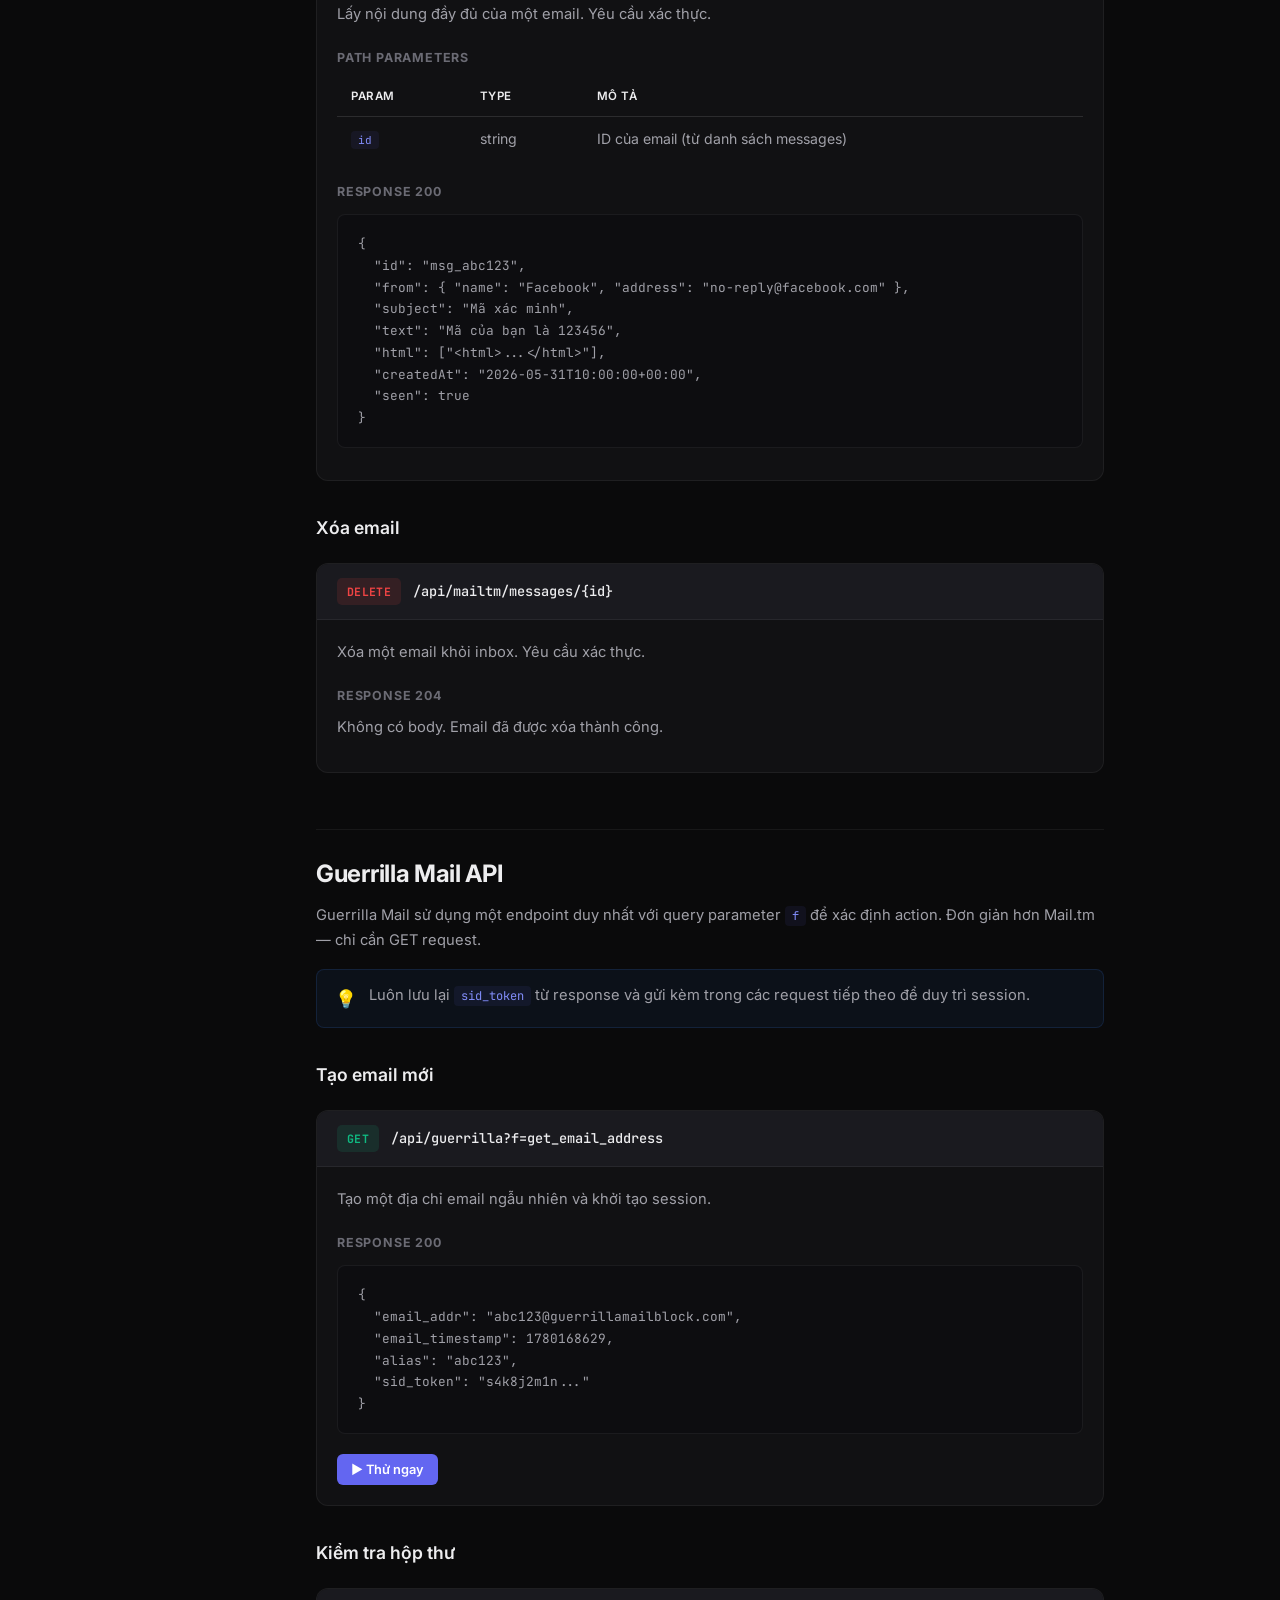
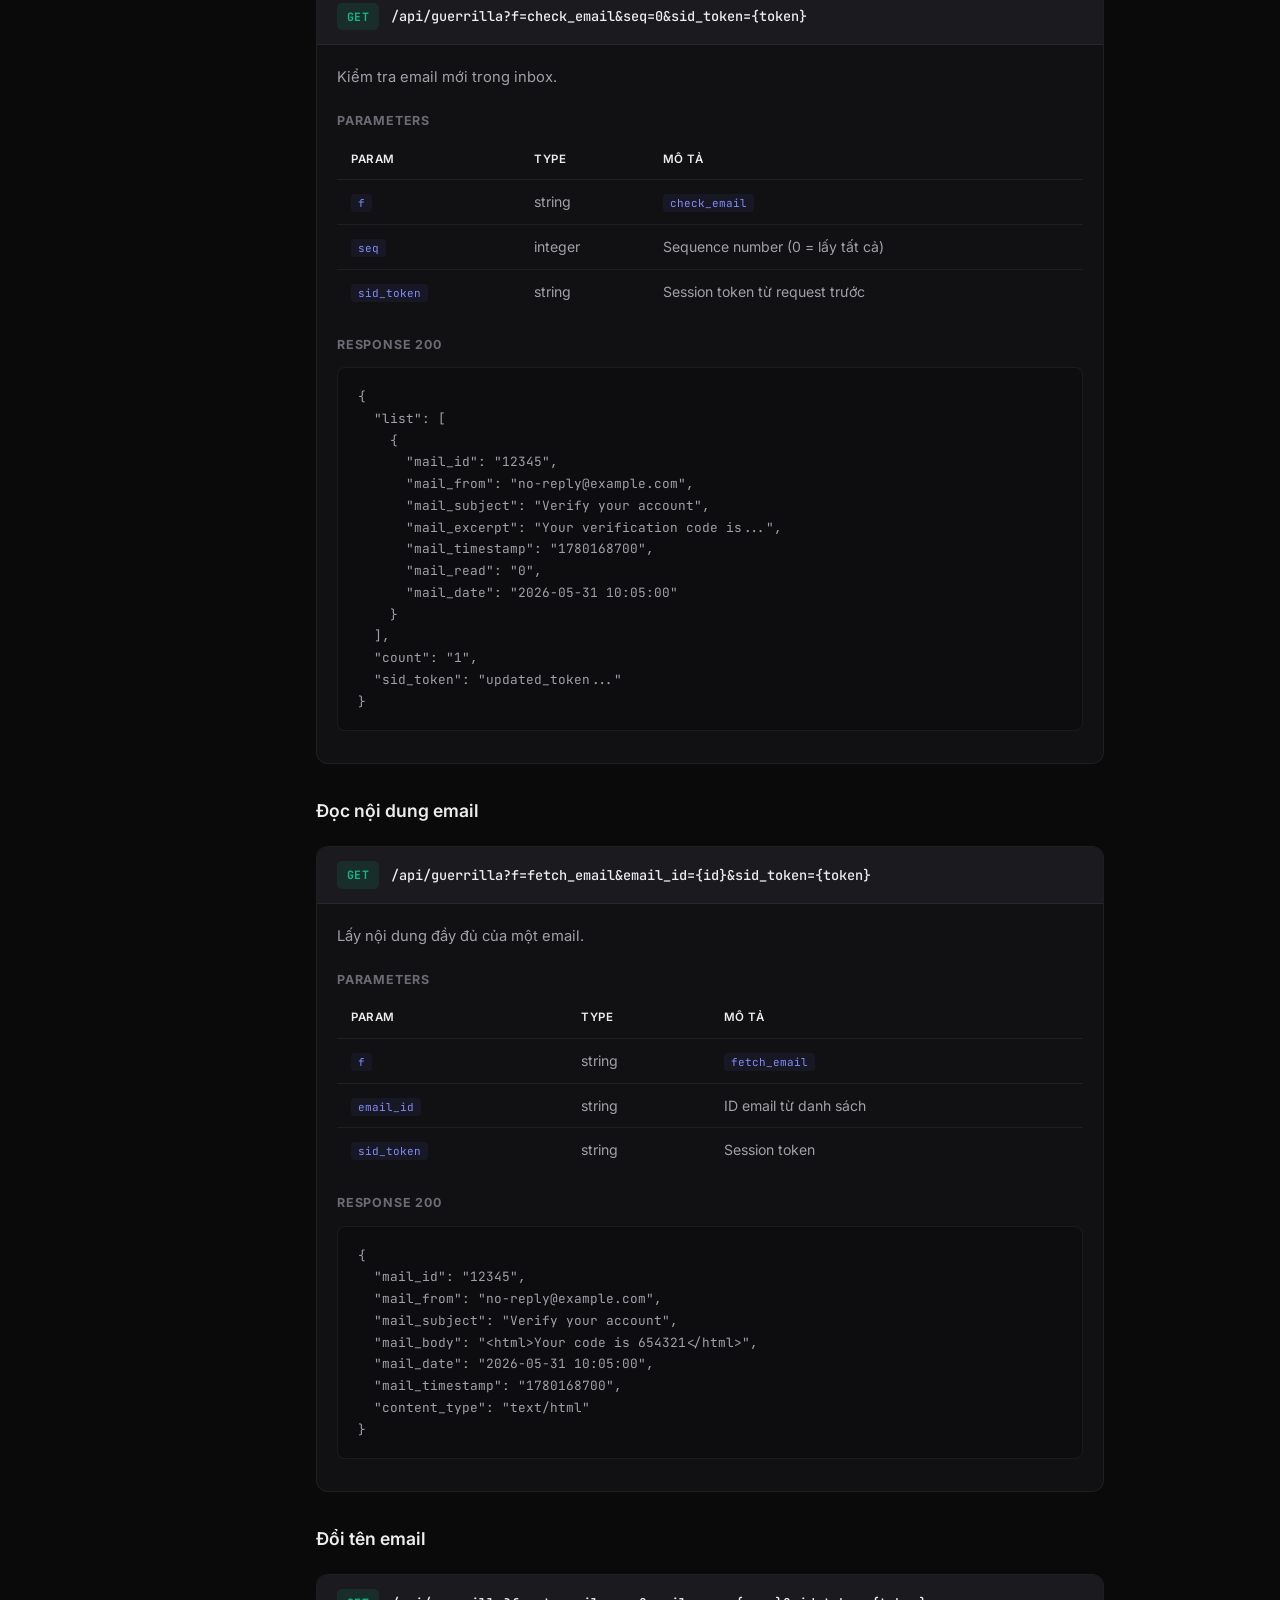
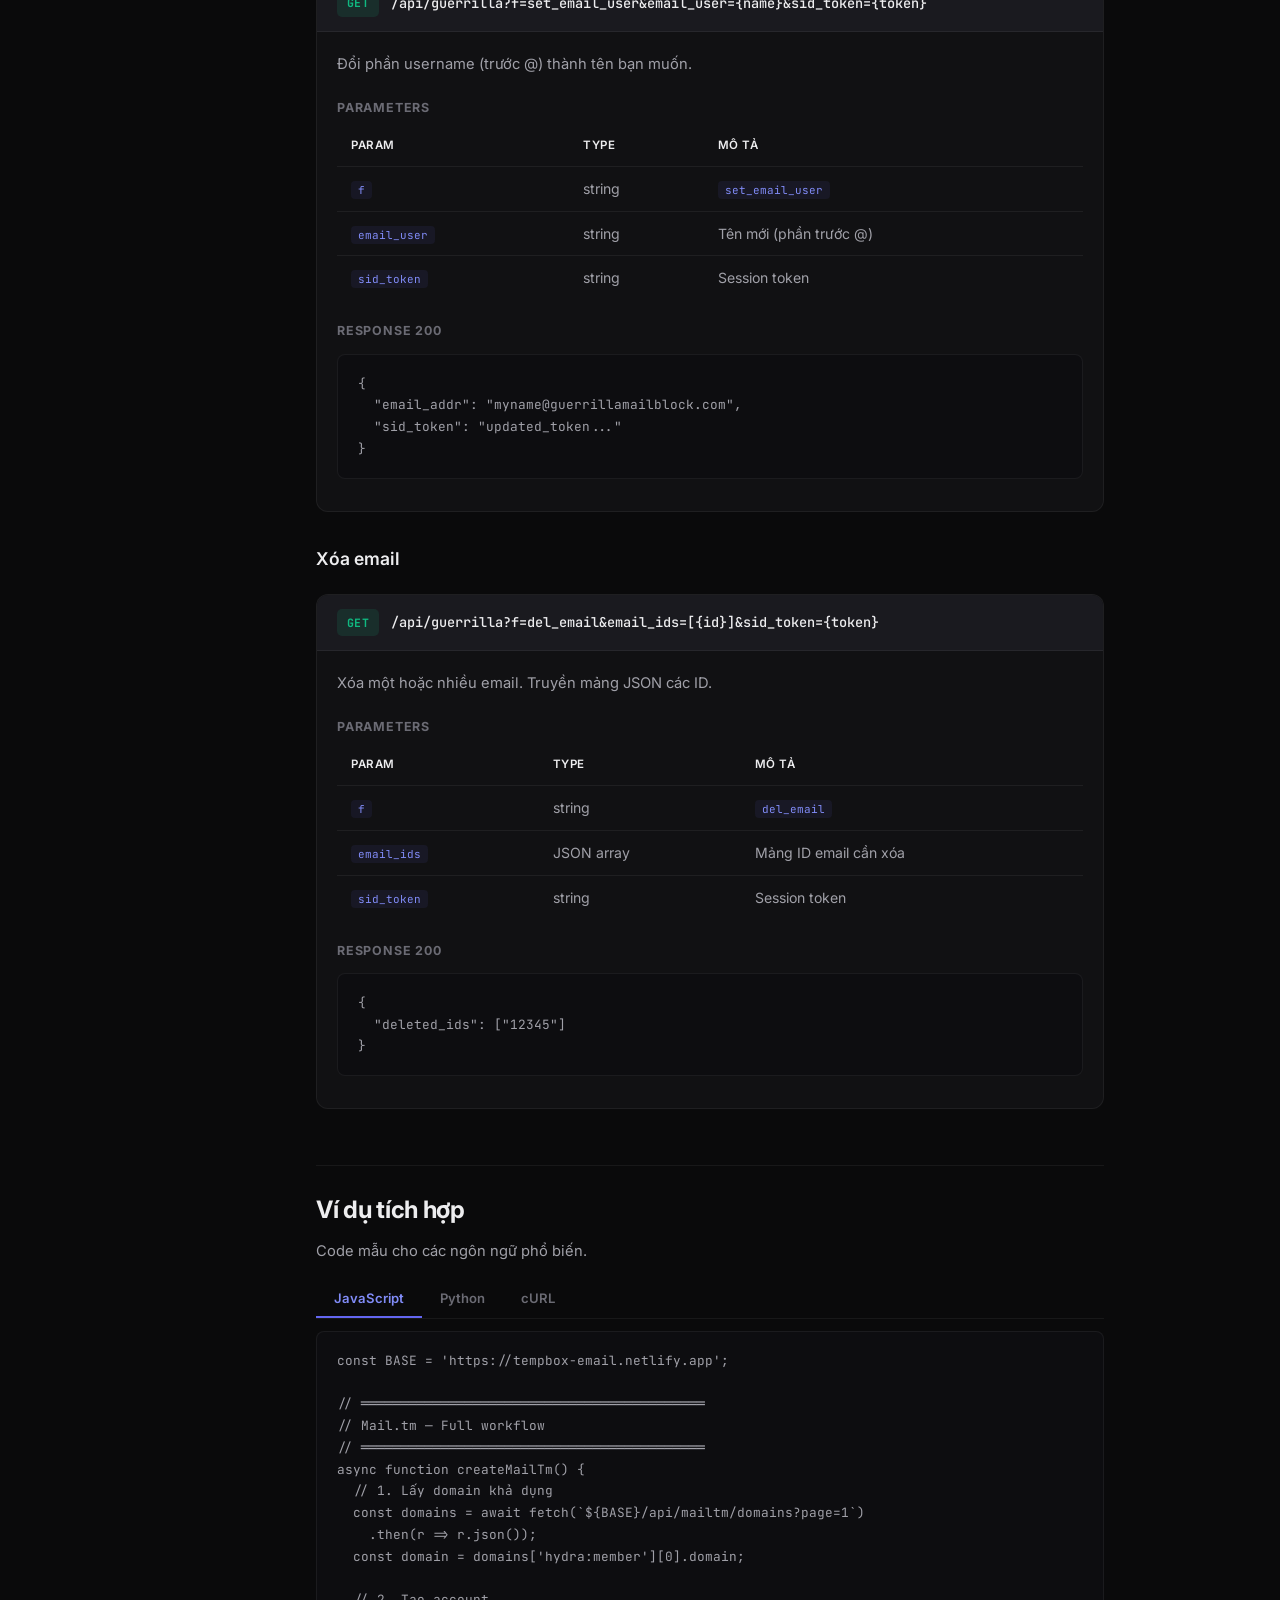
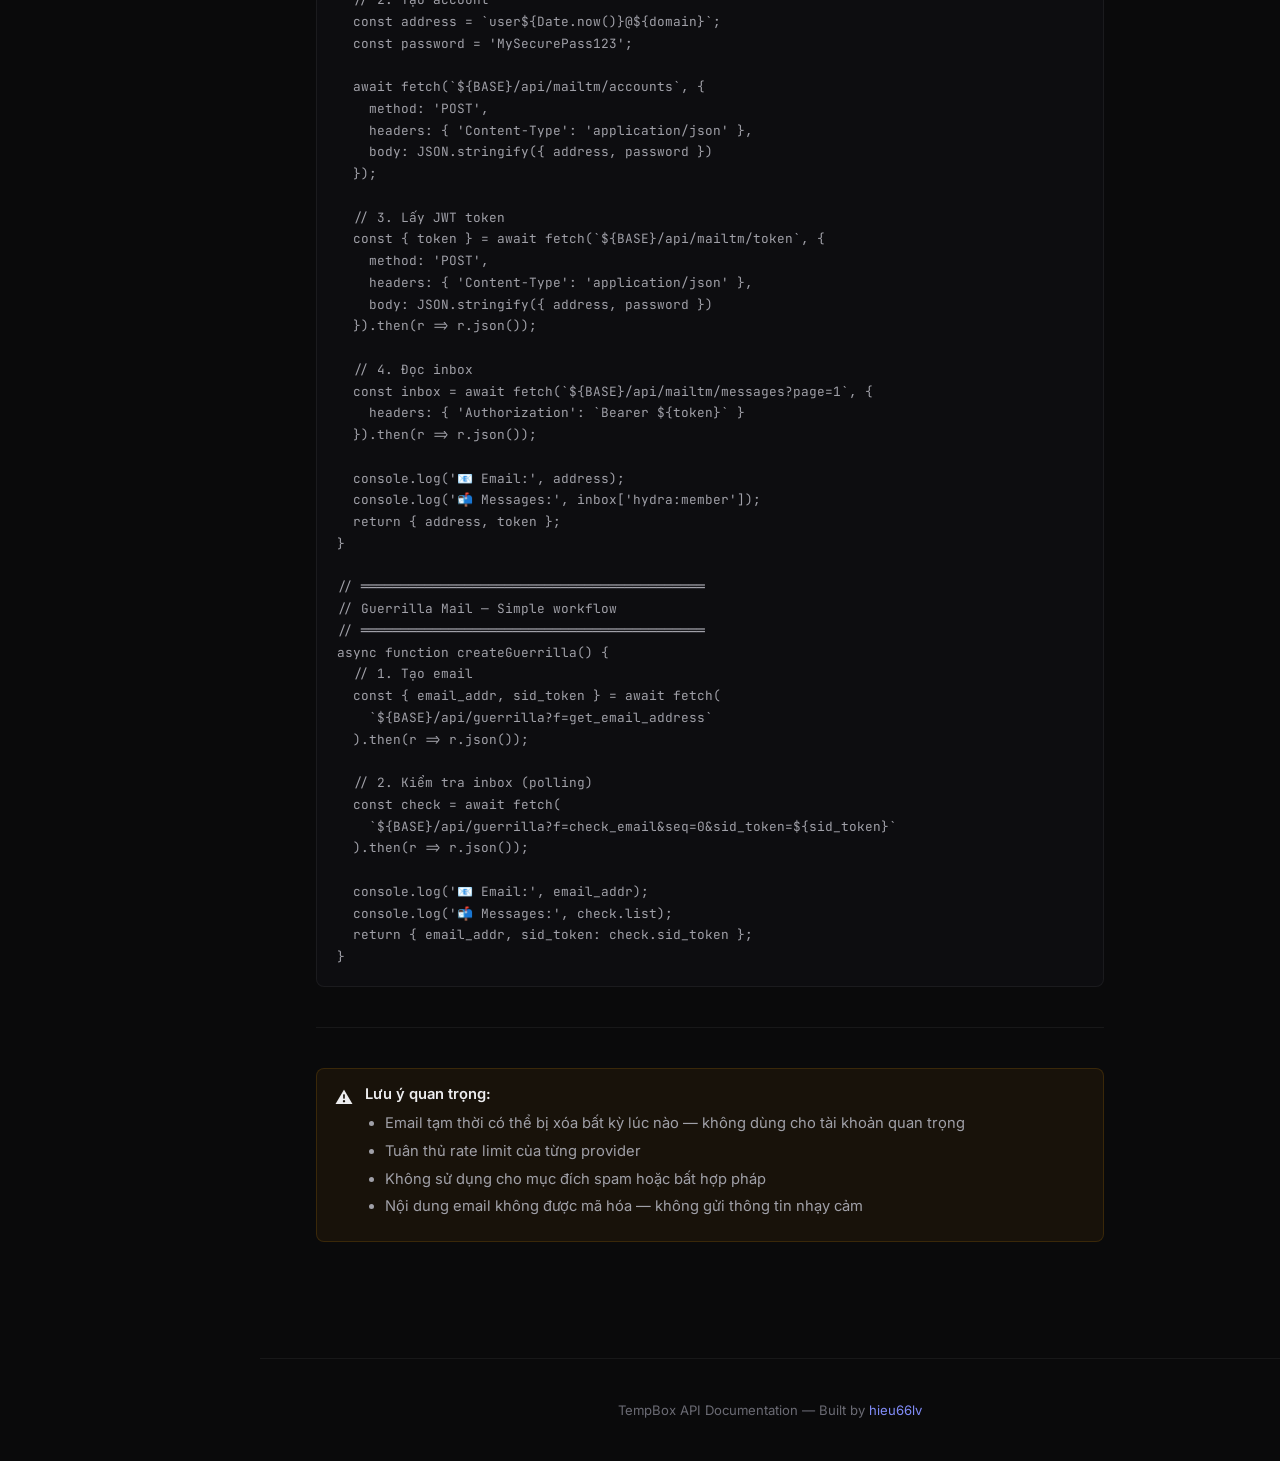
<file: tempbox/docs.html>
<!DOCTYPE html>
<html lang="vi">
<head>
  <meta charset="UTF-8">
  <meta name="viewport" content="width=device-width, initial-scale=1.0">
  <title>TempBox API Documentation</title>
  <link rel="icon" href="data:image/svg+xml,<svg xmlns='http://www.w3.org/2000/svg' viewBox='0 0 100 100'><text y='.9em' font-size='90'>📬</text></svg>">
  <link rel="preconnect" href="https://fonts.googleapis.com">
  <link rel="preconnect" href="https://fonts.gstatic.com" crossorigin>
  <link href="https://fonts.googleapis.com/css2?family=Inter:wght@400;500;600;700;800&family=JetBrains+Mono:wght@400;500&display=swap" rel="stylesheet">
  <style>
    :root {
      --bg: #0a0a0b;
      --bg-surface: #111113;
      --bg-elevated: #1a1a1f;
      --bg-code: #0d0d10;
      --border: rgba(255,255,255,0.06);
      --border-subtle: rgba(255,255,255,0.04);
      --text: #ededef;
      --text-secondary: #a0a0a8;
      --text-muted: #6b6b74;
      --primary: #6366f1;
      --primary-light: #818cf8;
      --green: #10b981;
      --green-dim: rgba(16,185,129,0.12);
      --blue: #3b82f6;
      --blue-dim: rgba(59,130,246,0.12);
      --orange: #f59e0b;
      --orange-dim: rgba(245,158,11,0.12);
      --red: #ef4444;
      --red-dim: rgba(239,68,68,0.12);
      --purple: #a855f7;
      --radius: 12px;
      --radius-sm: 8px;
      --sidebar-w: 260px;
      --header-h: 60px;
    }
    * { margin: 0; padding: 0; box-sizing: border-box; }
    html { scroll-behavior: smooth; scroll-padding-top: 80px; }
    body {
      font-family: 'Inter', -apple-system, sans-serif;
      background: var(--bg);
      color: var(--text);
      line-height: 1.7;
      -webkit-font-smoothing: antialiased;
    }
    a { color: var(--primary-light); text-decoration: none; }
    a:hover { text-decoration: underline; }

    /* Header */
    .header {
      position: fixed;
      top: 0;
      left: 0;
      right: 0;
      height: var(--header-h);
      background: rgba(10,10,11,0.8);
      backdrop-filter: blur(16px) saturate(180%);
      border-bottom: 1px solid var(--border);
      z-index: 100;
      display: flex;
      align-items: center;
      padding: 0 24px;
    }
    .header-inner {
      display: flex;
      align-items: center;
      justify-content: space-between;
      width: 100%;
      max-width: 1440px;
      margin: 0 auto;
    }
    .header-brand {
      display: flex;
      align-items: center;
      gap: 10px;
      font-weight: 700;
      font-size: 1rem;
      color: var(--text);
    }
    .header-brand .icon { font-size: 1.3rem; }
    .header-brand .badge {
      font-size: 0.65rem;
      font-weight: 600;
      padding: 2px 8px;
      border-radius: 4px;
      background: var(--green-dim);
      color: var(--green);
      text-transform: uppercase;
      letter-spacing: 0.5px;
    }
    .header-nav { display: flex; gap: 6px; }
    .header-nav a {
      font-size: 0.85rem;
      font-weight: 500;
      color: var(--text-secondary);
      padding: 6px 12px;
      border-radius: 6px;
      transition: all 0.15s;
    }
    .header-nav a:hover { color: var(--text); background: rgba(255,255,255,0.05); text-decoration: none; }

    /* Layout */
    .layout {
      display: flex;
      margin-top: var(--header-h);
    }

    /* Sidebar */
    .sidebar {
      position: fixed;
      top: var(--header-h);
      left: 0;
      width: var(--sidebar-w);
      height: calc(100vh - var(--header-h));
      overflow-y: auto;
      padding: 24px 16px;
      border-right: 1px solid var(--border);
      background: var(--bg-surface);
    }
    .sidebar::-webkit-scrollbar { width: 4px; }
    .sidebar::-webkit-scrollbar-thumb { background: rgba(255,255,255,0.1); border-radius: 4px; }
    .sidebar-group { margin-bottom: 24px; }
    .sidebar-group-title {
      font-size: 0.7rem;
      font-weight: 700;
      text-transform: uppercase;
      letter-spacing: 1.2px;
      color: var(--text-muted);
      padding: 0 12px;
      margin-bottom: 8px;
    }
    .sidebar-link {
      display: flex;
      align-items: center;
      gap: 8px;
      padding: 7px 12px;
      border-radius: 6px;
      font-size: 0.84rem;
      font-weight: 500;
      color: var(--text-secondary);
      transition: all 0.15s;
    }
    .sidebar-link:hover { color: var(--text); background: rgba(255,255,255,0.04); text-decoration: none; }
    .sidebar-link .method {
      font-size: 0.65rem;
      font-weight: 700;
      font-family: 'JetBrains Mono', monospace;
      padding: 1px 5px;
      border-radius: 3px;
      min-width: 32px;
      text-align: center;
    }
    .method-get { background: var(--green-dim); color: var(--green); }
    .method-post { background: var(--blue-dim); color: var(--blue); }
    .method-delete { background: var(--red-dim); color: var(--red); }

    /* Main content */
    .main {
      margin-left: var(--sidebar-w);
      flex: 1;
      min-height: calc(100vh - var(--header-h));
      padding: 48px 56px 100px;
      max-width: 900px;
    }

    /* Typography */
    .page-title {
      font-size: 2.2rem;
      font-weight: 800;
      letter-spacing: -0.5px;
      margin-bottom: 8px;
    }
    .page-desc {
      font-size: 1.05rem;
      color: var(--text-secondary);
      margin-bottom: 40px;
      max-width: 600px;
    }
    h2 {
      font-size: 1.5rem;
      font-weight: 700;
      margin: 56px 0 8px;
      padding-top: 24px;
      border-top: 1px solid var(--border);
      letter-spacing: -0.3px;
    }
    h2:first-of-type { border-top: none; margin-top: 0; padding-top: 0; }
    h3 {
      font-size: 1.1rem;
      font-weight: 600;
      margin: 32px 0 12px;
      color: var(--text);
    }
    p { margin: 8px 0; color: var(--text-secondary); font-size: 0.92rem; }
    ul, ol { margin: 8px 0 8px 20px; color: var(--text-secondary); font-size: 0.92rem; }
    li { margin: 4px 0; }
    strong { color: var(--text); font-weight: 600; }
    hr { border: none; border-top: 1px solid var(--border); margin: 40px 0; }

    /* Code */
    code {
      font-family: 'JetBrains Mono', monospace;
      font-size: 0.82em;
      background: rgba(99,102,241,0.08);
      color: var(--primary-light);
      padding: 2px 7px;
      border-radius: 4px;
    }
    pre {
      background: var(--bg-code);
      border: 1px solid var(--border);
      border-radius: var(--radius-sm);
      padding: 18px 20px;
      overflow-x: auto;
      font-family: 'JetBrains Mono', monospace;
      font-size: 0.8rem;
      line-height: 1.7;
      color: var(--text-secondary);
      margin: 12px 0;
      position: relative;
    }
    pre code {
      background: none;
      padding: 0;
      font-size: inherit;
      color: inherit;
    }
    .code-label {
      position: absolute;
      top: 8px;
      right: 12px;
      font-size: 0.65rem;
      font-weight: 600;
      text-transform: uppercase;
      letter-spacing: 0.5px;
      color: var(--text-muted);
      background: var(--bg-elevated);
      padding: 2px 8px;
      border-radius: 4px;
    }

    /* Tables */
    table {
      width: 100%;
      border-collapse: collapse;
      margin: 16px 0;
      font-size: 0.88rem;
    }
    th, td {
      padding: 10px 14px;
      text-align: left;
      border-bottom: 1px solid var(--border);
    }
    th {
      font-weight: 600;
      color: var(--text);
      font-size: 0.8rem;
      text-transform: uppercase;
      letter-spacing: 0.5px;
    }
    td { color: var(--text-secondary); }
    tr:last-child td { border-bottom: none; }

    /* Endpoint card */
    .endpoint {
      margin: 20px 0;
      border: 1px solid var(--border);
      border-radius: var(--radius);
      overflow: hidden;
      background: var(--bg-surface);
    }
    .endpoint-head {
      display: flex;
      align-items: center;
      gap: 12px;
      padding: 14px 20px;
      background: var(--bg-elevated);
      border-bottom: 1px solid var(--border);
    }
    .endpoint-method {
      font-family: 'JetBrains Mono', monospace;
      font-size: 0.72rem;
      font-weight: 700;
      padding: 4px 10px;
      border-radius: 5px;
      text-transform: uppercase;
      letter-spacing: 0.3px;
    }
    .endpoint-path {
      font-family: 'JetBrains Mono', monospace;
      font-size: 0.85rem;
      color: var(--text);
      font-weight: 500;
    }
    .endpoint-body {
      padding: 20px;
    }
    .endpoint-body p { margin: 0 0 12px; }
    .endpoint-body h4 {
      font-size: 0.78rem;
      font-weight: 700;
      text-transform: uppercase;
      letter-spacing: 0.8px;
      color: var(--text-muted);
      margin: 20px 0 8px;
    }
    .endpoint-body h4:first-child { margin-top: 0; }

    /* Param table */
    .param-table { margin: 8px 0 16px; }
    .param-table th { font-size: 0.72rem; }
    .param-table td code { font-size: 0.78em; }

    /* Callouts */
    .callout {
      display: flex;
      gap: 12px;
      padding: 14px 18px;
      border-radius: var(--radius-sm);
      margin: 16px 0;
      font-size: 0.88rem;
      line-height: 1.6;
    }
    .callout-icon { font-size: 1.1rem; flex-shrink: 0; margin-top: 1px; }
    .callout-info { background: rgba(59,130,246,0.06); border: 1px solid rgba(59,130,246,0.15); }
    .callout-warn { background: rgba(245,158,11,0.06); border: 1px solid rgba(245,158,11,0.15); }
    .callout-danger { background: rgba(239,68,68,0.06); border: 1px solid rgba(239,68,68,0.15); }
    .callout p { margin: 0; color: var(--text-secondary); }

    /* Try button */
    .try-btn {
      display: inline-flex;
      align-items: center;
      gap: 6px;
      padding: 8px 14px;
      border-radius: 6px;
      font-size: 0.8rem;
      font-weight: 600;
      font-family: inherit;
      background: var(--primary);
      color: #fff;
      border: none;
      cursor: pointer;
      transition: all 0.2s;
      margin-top: 8px;
    }
    .try-btn:hover { background: #4f46e5; transform: translateY(-1px); }
    .result-box {
      background: var(--bg-code);
      border: 1px solid var(--border);
      border-radius: var(--radius-sm);
      padding: 14px 16px;
      margin-top: 12px;
      font-family: 'JetBrains Mono', monospace;
      font-size: 0.78rem;
      white-space: pre-wrap;
      word-break: break-all;
      color: var(--green);
      max-height: 280px;
      overflow-y: auto;
      display: none;
    }

    /* Tabs */
    .tabs { display: flex; gap: 0; margin: 16px 0 0; border-bottom: 1px solid var(--border); }
    .tab-btn {
      padding: 10px 18px;
      font-size: 0.82rem;
      font-weight: 600;
      color: var(--text-muted);
      background: none;
      border: none;
      border-bottom: 2px solid transparent;
      cursor: pointer;
      transition: all 0.15s;
      font-family: inherit;
    }
    .tab-btn:hover { color: var(--text-secondary); }
    .tab-btn.active { color: var(--primary-light); border-bottom-color: var(--primary); }
    .tab-content { display: none; }
    .tab-content.active { display: block; }

    /* Footer */
    .footer {
      margin-left: var(--sidebar-w);
      padding: 32px 56px;
      border-top: 1px solid var(--border);
      text-align: center;
    }
    .footer p { color: var(--text-muted); font-size: 0.82rem; }

    /* Mobile */
    @media (max-width: 900px) {
      .sidebar { display: none; }
      .main, .footer { margin-left: 0; }
      .main { padding: 32px 20px 80px; }
      .footer { padding: 24px 20px; }
    }
    @media (max-width: 600px) {
      .header-nav { display: none; }
      .page-title { font-size: 1.6rem; }
      .endpoint-head { flex-wrap: wrap; gap: 8px; }
    }
  </style>
</head>
<body>

<!-- Header -->
<header class="header">
  <div class="header-inner">
    <div class="header-brand">
      <span class="icon">📬</span>
      <span>TempBox API</span>
      <span class="badge">v1.0</span>
    </div>
    <nav class="header-nav">
      <a href="index.html">← App</a>
      <a href="#overview">Tổng quan</a>
      <a href="#mailtm">Mail.tm</a>
      <a href="#guerrilla">Guerrilla</a>
      <a href="#examples">Ví dụ</a>
    </nav>
  </div>
</header>

<!-- Layout -->
<div class="layout">
  <!-- Sidebar -->
  <aside class="sidebar">
    <div class="sidebar-group">
      <div class="sidebar-group-title">Giới thiệu</div>
      <a href="#overview" class="sidebar-link">Tổng quan</a>
      <a href="#base-url" class="sidebar-link">Base URL</a>
      <a href="#authentication" class="sidebar-link">Xác thực</a>
      <a href="#rate-limits" class="sidebar-link">Rate Limits</a>
      <a href="#errors" class="sidebar-link">Xử lý lỗi</a>
    </div>
    <div class="sidebar-group">
      <div class="sidebar-group-title">Mail.tm</div>
      <a href="#mailtm-domains" class="sidebar-link"><span class="method method-get">GET</span> Domains</a>
      <a href="#mailtm-create" class="sidebar-link"><span class="method method-post">POST</span> Tạo account</a>
      <a href="#mailtm-token" class="sidebar-link"><span class="method method-post">POST</span> Lấy token</a>
      <a href="#mailtm-messages" class="sidebar-link"><span class="method method-get">GET</span> Danh sách email</a>
      <a href="#mailtm-read" class="sidebar-link"><span class="method method-get">GET</span> Đọc email</a>
      <a href="#mailtm-delete" class="sidebar-link"><span class="method method-delete">DEL</span> Xóa email</a>
    </div>
    <div class="sidebar-group">
      <div class="sidebar-group-title">Guerrilla Mail</div>
      <a href="#guerrilla-create" class="sidebar-link"><span class="method method-get">GET</span> Tạo email</a>
      <a href="#guerrilla-check" class="sidebar-link"><span class="method method-get">GET</span> Kiểm tra inbox</a>
      <a href="#guerrilla-read" class="sidebar-link"><span class="method method-get">GET</span> Đọc email</a>
      <a href="#guerrilla-change" class="sidebar-link"><span class="method method-get">GET</span> Đổi tên</a>
      <a href="#guerrilla-delete" class="sidebar-link"><span class="method method-get">GET</span> Xóa email</a>
    </div>
    <div class="sidebar-group">
      <div class="sidebar-group-title">Ví dụ code</div>
      <a href="#examples" class="sidebar-link">JavaScript</a>
      <a href="#example-python" class="sidebar-link">Python</a>
      <a href="#example-curl" class="sidebar-link">cURL</a>
    </div>
  </aside>

  <!-- Main Content -->
  <main class="main">
    <h1 class="page-title">API Documentation</h1>
    <p class="page-desc">Tài liệu hướng dẫn tích hợp TempBox API — proxy miễn phí cho dịch vụ email tạm thời. Không cần API key, không cần đăng ký.</p>

    <!-- Overview -->
    <h2 id="overview">Tổng quan</h2>
    <p>TempBox cung cấp proxy API cho 2 provider email tạm thời. Tất cả request đều đi qua proxy server để tránh CORS và bảo vệ privacy.</p>

    <table>
      <thead>
        <tr><th>Provider</th><th>Prefix</th><th>Auth</th><th>Đặc điểm</th></tr>
      </thead>
      <tbody>
        <tr><td><strong>Mail.tm</strong></td><td><code>/api/mailtm/*</code></td><td>JWT Token</td><td>REST chuẩn, cần tạo account</td></tr>
        <tr><td><strong>Guerrilla Mail</strong></td><td><code>/api/guerrilla?...</code></td><td>Session token</td><td>Đơn giản, chỉ GET request</td></tr>
      </tbody>
    </table>

    <h3 id="base-url">Base URL</h3>
    <pre><code>https://tempbox-email.netlify.app</code></pre>
    <p>Tất cả endpoint bên dưới đều relative với base URL này.</p>

    <h3 id="authentication">Xác thực</h3>
    <p><strong>Mail.tm:</strong> Sử dụng JWT Bearer token trong header <code>Authorization</code>.</p>
    <pre><code>Authorization: Bearer eyJhbGciOiJIUzI1NiIs...</code></pre>
    <p><strong>Guerrilla Mail:</strong> Sử dụng <code>sid_token</code> trong query parameter. Token được trả về từ request đầu tiên.</p>

    <h3 id="rate-limits">Rate Limits</h3>
    <table>
      <thead><tr><th>Provider</th><th>Limit</th><th>Window</th></tr></thead>
      <tbody>
        <tr><td>Mail.tm</td><td>8 requests</td><td>1 giây / IP</td></tr>
        <tr><td>Guerrilla Mail</td><td>~10 requests</td><td>1 giây</td></tr>
      </tbody>
    </table>
    <div class="callout callout-info">
      <span class="callout-icon">💡</span>
      <p>Khi vượt rate limit, server trả về <code>429 Too Many Requests</code>. Hãy implement exponential backoff.</p>
    </div>

    <h3 id="errors">Xử lý lỗi</h3>
    <p>API trả về HTTP status code chuẩn:</p>
    <table>
      <thead><tr><th>Code</th><th>Ý nghĩa</th></tr></thead>
      <tbody>
        <tr><td><code>200</code></td><td>Thành công</td></tr>
        <tr><td><code>201</code></td><td>Tạo thành công (POST)</td></tr>
        <tr><td><code>401</code></td><td>Token hết hạn hoặc không hợp lệ</td></tr>
        <tr><td><code>404</code></td><td>Không tìm thấy resource</td></tr>
        <tr><td><code>422</code></td><td>Dữ liệu không hợp lệ</td></tr>
        <tr><td><code>429</code></td><td>Vượt rate limit</td></tr>
      </tbody>
    </table>

    <!-- Mail.tm Section -->
    <h2 id="mailtm">Mail.tm API</h2>
    <p>Quy trình sử dụng: <strong>Lấy domain</strong> → <strong>Tạo account</strong> → <strong>Lấy token</strong> → <strong>Đọc email</strong></p>

    <h3 id="mailtm-domains">Lấy danh sách domain</h3>
    <div class="endpoint">
      <div class="endpoint-head">
        <span class="endpoint-method method-get">GET</span>
        <span class="endpoint-path">/api/mailtm/domains?page=1</span>
      </div>
      <div class="endpoint-body">
        <p>Trả về danh sách domain khả dụng để tạo email.</p>
        <h4>Parameters</h4>
        <table class="param-table">
          <thead><tr><th>Param</th><th>Type</th><th>Mô tả</th></tr></thead>
          <tbody>
            <tr><td><code>page</code></td><td>integer</td><td>Số trang (mặc định: 1)</td></tr>
          </tbody>
        </table>
        <h4>Response 200</h4>
        <pre><code>{
  "hydra:member": [
    {
      "id": "abc123",
      "domain": "wshu.net",
      "isActive": true,
      "createdAt": "2026-01-01T00:00:00+00:00"
    }
  ]
}</code></pre>
        <button class="try-btn" onclick="tryApi(this, '/api/mailtm/domains?page=1')">▶ Thử ngay</button>
        <div class="result-box"></div>
      </div>
    </div>

    <h3 id="mailtm-create">Tạo tài khoản email</h3>
    <div class="endpoint">
      <div class="endpoint-head">
        <span class="endpoint-method method-post">POST</span>
        <span class="endpoint-path">/api/mailtm/accounts</span>
      </div>
      <div class="endpoint-body">
        <p>Tạo một địa chỉ email mới. Domain phải lấy từ endpoint trên.</p>
        <h4>Request Body</h4>
        <table class="param-table">
          <thead><tr><th>Field</th><th>Type</th><th>Required</th><th>Mô tả</th></tr></thead>
          <tbody>
            <tr><td><code>address</code></td><td>string</td><td>✓</td><td>Địa chỉ email (phải dùng domain hợp lệ)</td></tr>
            <tr><td><code>password</code></td><td>string</td><td>✓</td><td>Mật khẩu (tối thiểu 6 ký tự)</td></tr>
          </tbody>
        </table>
        <pre><code>{
  "address": "myuser@wshu.net",
  "password": "securepass123"
}</code></pre>
        <h4>Response 201</h4>
        <pre><code>{
  "id": "/accounts/abc123def",
  "address": "myuser@wshu.net",
  "createdAt": "2026-05-31T10:00:00+00:00"
}</code></pre>
      </div>
    </div>

    <h3 id="mailtm-token">Lấy token xác thực</h3>
    <div class="endpoint">
      <div class="endpoint-head">
        <span class="endpoint-method method-post">POST</span>
        <span class="endpoint-path">/api/mailtm/token</span>
      </div>
      <div class="endpoint-body">
        <p>Đăng nhập bằng email + password để nhận JWT token.</p>
        <h4>Request Body</h4>
        <pre><code>{
  "address": "myuser@wshu.net",
  "password": "securepass123"
}</code></pre>
        <h4>Response 200</h4>
        <pre><code>{
  "token": "eyJhbGciOiJIUzI1NiIsInR5cCI6IkpXVCJ9...",
  "id": "/accounts/abc123def"
}</code></pre>
        <div class="callout callout-info">
          <span class="callout-icon">🔑</span>
          <p>Token có thời hạn. Khi nhận <code>401</code>, gọi lại endpoint này để refresh token.</p>
        </div>
      </div>
    </div>

    <h3 id="mailtm-messages">Lấy danh sách email</h3>
    <div class="endpoint">
      <div class="endpoint-head">
        <span class="endpoint-method method-get">GET</span>
        <span class="endpoint-path">/api/mailtm/messages?page=1</span>
      </div>
      <div class="endpoint-body">
        <p>Lấy danh sách email trong inbox. Yêu cầu xác thực.</p>
        <h4>Headers</h4>
        <table class="param-table">
          <thead><tr><th>Header</th><th>Value</th></tr></thead>
          <tbody>
            <tr><td><code>Authorization</code></td><td><code>Bearer &lt;token&gt;</code></td></tr>
          </tbody>
        </table>
        <h4>Response 200</h4>
        <pre><code>{
  "hydra:member": [
    {
      "id": "msg_abc123",
      "from": {
        "name": "Facebook",
        "address": "no-reply@facebook.com"
      },
      "subject": "Mã xác minh: 123456",
      "intro": "Mã của bạn là 123456...",
      "seen": false,
      "createdAt": "2026-05-31T10:00:00+00:00"
    }
  ],
  "hydra:totalItems": 1
}</code></pre>
      </div>
    </div>

    <h3 id="mailtm-read">Đọc nội dung email</h3>
    <div class="endpoint">
      <div class="endpoint-head">
        <span class="endpoint-method method-get">GET</span>
        <span class="endpoint-path">/api/mailtm/messages/{id}</span>
      </div>
      <div class="endpoint-body">
        <p>Lấy nội dung đầy đủ của một email. Yêu cầu xác thực.</p>
        <h4>Path Parameters</h4>
        <table class="param-table">
          <thead><tr><th>Param</th><th>Type</th><th>Mô tả</th></tr></thead>
          <tbody>
            <tr><td><code>id</code></td><td>string</td><td>ID của email (từ danh sách messages)</td></tr>
          </tbody>
        </table>
        <h4>Response 200</h4>
        <pre><code>{
  "id": "msg_abc123",
  "from": { "name": "Facebook", "address": "no-reply@facebook.com" },
  "subject": "Mã xác minh",
  "text": "Mã của bạn là 123456",
  "html": ["&lt;html&gt;...&lt;/html&gt;"],
  "createdAt": "2026-05-31T10:00:00+00:00",
  "seen": true
}</code></pre>
      </div>
    </div>

    <h3 id="mailtm-delete">Xóa email</h3>
    <div class="endpoint">
      <div class="endpoint-head">
        <span class="endpoint-method method-delete">DELETE</span>
        <span class="endpoint-path">/api/mailtm/messages/{id}</span>
      </div>
      <div class="endpoint-body">
        <p>Xóa một email khỏi inbox. Yêu cầu xác thực.</p>
        <h4>Response 204</h4>
        <p>Không có body. Email đã được xóa thành công.</p>
      </div>
    </div>

    <!-- Guerrilla Mail Section -->
    <h2 id="guerrilla">Guerrilla Mail API</h2>
    <p>Guerrilla Mail sử dụng một endpoint duy nhất với query parameter <code>f</code> để xác định action. Đơn giản hơn Mail.tm — chỉ cần GET request.</p>

    <div class="callout callout-info">
      <span class="callout-icon">💡</span>
      <p>Luôn lưu lại <code>sid_token</code> từ response và gửi kèm trong các request tiếp theo để duy trì session.</p>
    </div>

    <h3 id="guerrilla-create">Tạo email mới</h3>
    <div class="endpoint">
      <div class="endpoint-head">
        <span class="endpoint-method method-get">GET</span>
        <span class="endpoint-path">/api/guerrilla?f=get_email_address</span>
      </div>
      <div class="endpoint-body">
        <p>Tạo một địa chỉ email ngẫu nhiên và khởi tạo session.</p>
        <h4>Response 200</h4>
        <pre><code>{
  "email_addr": "abc123@guerrillamailblock.com",
  "email_timestamp": 1780168629,
  "alias": "abc123",
  "sid_token": "s4k8j2m1n..."
}</code></pre>
        <button class="try-btn" onclick="tryApi(this, '/api/guerrilla?f=get_email_address')">▶ Thử ngay</button>
        <div class="result-box"></div>
      </div>
    </div>

    <h3 id="guerrilla-check">Kiểm tra hộp thư</h3>
    <div class="endpoint">
      <div class="endpoint-head">
        <span class="endpoint-method method-get">GET</span>
        <span class="endpoint-path">/api/guerrilla?f=check_email&amp;seq=0&amp;sid_token={token}</span>
      </div>
      <div class="endpoint-body">
        <p>Kiểm tra email mới trong inbox.</p>
        <h4>Parameters</h4>
        <table class="param-table">
          <thead><tr><th>Param</th><th>Type</th><th>Mô tả</th></tr></thead>
          <tbody>
            <tr><td><code>f</code></td><td>string</td><td><code>check_email</code></td></tr>
            <tr><td><code>seq</code></td><td>integer</td><td>Sequence number (0 = lấy tất cả)</td></tr>
            <tr><td><code>sid_token</code></td><td>string</td><td>Session token từ request trước</td></tr>
          </tbody>
        </table>
        <h4>Response 200</h4>
        <pre><code>{
  "list": [
    {
      "mail_id": "12345",
      "mail_from": "no-reply@example.com",
      "mail_subject": "Verify your account",
      "mail_excerpt": "Your verification code is...",
      "mail_timestamp": "1780168700",
      "mail_read": "0",
      "mail_date": "2026-05-31 10:05:00"
    }
  ],
  "count": "1",
  "sid_token": "updated_token..."
}</code></pre>
      </div>
    </div>

    <h3 id="guerrilla-read">Đọc nội dung email</h3>
    <div class="endpoint">
      <div class="endpoint-head">
        <span class="endpoint-method method-get">GET</span>
        <span class="endpoint-path">/api/guerrilla?f=fetch_email&amp;email_id={id}&amp;sid_token={token}</span>
      </div>
      <div class="endpoint-body">
        <p>Lấy nội dung đầy đủ của một email.</p>
        <h4>Parameters</h4>
        <table class="param-table">
          <thead><tr><th>Param</th><th>Type</th><th>Mô tả</th></tr></thead>
          <tbody>
            <tr><td><code>f</code></td><td>string</td><td><code>fetch_email</code></td></tr>
            <tr><td><code>email_id</code></td><td>string</td><td>ID email từ danh sách</td></tr>
            <tr><td><code>sid_token</code></td><td>string</td><td>Session token</td></tr>
          </tbody>
        </table>
        <h4>Response 200</h4>
        <pre><code>{
  "mail_id": "12345",
  "mail_from": "no-reply@example.com",
  "mail_subject": "Verify your account",
  "mail_body": "&lt;html&gt;Your code is 654321&lt;/html&gt;",
  "mail_date": "2026-05-31 10:05:00",
  "mail_timestamp": "1780168700",
  "content_type": "text/html"
}</code></pre>
      </div>
    </div>

    <h3 id="guerrilla-change">Đổi tên email</h3>
    <div class="endpoint">
      <div class="endpoint-head">
        <span class="endpoint-method method-get">GET</span>
        <span class="endpoint-path">/api/guerrilla?f=set_email_user&amp;email_user={name}&amp;sid_token={token}</span>
      </div>
      <div class="endpoint-body">
        <p>Đổi phần username (trước @) thành tên bạn muốn.</p>
        <h4>Parameters</h4>
        <table class="param-table">
          <thead><tr><th>Param</th><th>Type</th><th>Mô tả</th></tr></thead>
          <tbody>
            <tr><td><code>f</code></td><td>string</td><td><code>set_email_user</code></td></tr>
            <tr><td><code>email_user</code></td><td>string</td><td>Tên mới (phần trước @)</td></tr>
            <tr><td><code>sid_token</code></td><td>string</td><td>Session token</td></tr>
          </tbody>
        </table>
        <h4>Response 200</h4>
        <pre><code>{
  "email_addr": "myname@guerrillamailblock.com",
  "sid_token": "updated_token..."
}</code></pre>
      </div>
    </div>

    <h3 id="guerrilla-delete">Xóa email</h3>
    <div class="endpoint">
      <div class="endpoint-head">
        <span class="endpoint-method method-get">GET</span>
        <span class="endpoint-path">/api/guerrilla?f=del_email&amp;email_ids=[{id}]&amp;sid_token={token}</span>
      </div>
      <div class="endpoint-body">
        <p>Xóa một hoặc nhiều email. Truyền mảng JSON các ID.</p>
        <h4>Parameters</h4>
        <table class="param-table">
          <thead><tr><th>Param</th><th>Type</th><th>Mô tả</th></tr></thead>
          <tbody>
            <tr><td><code>f</code></td><td>string</td><td><code>del_email</code></td></tr>
            <tr><td><code>email_ids</code></td><td>JSON array</td><td>Mảng ID email cần xóa</td></tr>
            <tr><td><code>sid_token</code></td><td>string</td><td>Session token</td></tr>
          </tbody>
        </table>
        <h4>Response 200</h4>
        <pre><code>{
  "deleted_ids": ["12345"]
}</code></pre>
      </div>
    </div>

    <!-- Examples -->
    <h2 id="examples">Ví dụ tích hợp</h2>
    <p>Code mẫu cho các ngôn ngữ phổ biến.</p>

    <div class="tabs">
      <button class="tab-btn active" onclick="switchTab(event, 'tab-js')">JavaScript</button>
      <button class="tab-btn" onclick="switchTab(event, 'tab-python')">Python</button>
      <button class="tab-btn" onclick="switchTab(event, 'tab-curl')">cURL</button>
    </div>

    <div id="tab-js" class="tab-content active">
      <pre><code>const BASE = 'https://tempbox-email.netlify.app';

// ═══════════════════════════════════════════
// Mail.tm — Full workflow
// ═══════════════════════════════════════════
async function createMailTm() {
  // 1. Lấy domain khả dụng
  const domains = await fetch(`${BASE}/api/mailtm/domains?page=1`)
    .then(r => r.json());
  const domain = domains['hydra:member'][0].domain;

  // 2. Tạo account
  const address = `user${Date.now()}@${domain}`;
  const password = 'MySecurePass123';

  await fetch(`${BASE}/api/mailtm/accounts`, {
    method: 'POST',
    headers: { 'Content-Type': 'application/json' },
    body: JSON.stringify({ address, password })
  });

  // 3. Lấy JWT token
  const { token } = await fetch(`${BASE}/api/mailtm/token`, {
    method: 'POST',
    headers: { 'Content-Type': 'application/json' },
    body: JSON.stringify({ address, password })
  }).then(r => r.json());

  // 4. Đọc inbox
  const inbox = await fetch(`${BASE}/api/mailtm/messages?page=1`, {
    headers: { 'Authorization': `Bearer ${token}` }
  }).then(r => r.json());

  console.log('📧 Email:', address);
  console.log('📬 Messages:', inbox['hydra:member']);
  return { address, token };
}

// ═══════════════════════════════════════════
// Guerrilla Mail — Simple workflow
// ═══════════════════════════════════════════
async function createGuerrilla() {
  // 1. Tạo email
  const { email_addr, sid_token } = await fetch(
    `${BASE}/api/guerrilla?f=get_email_address`
  ).then(r => r.json());

  // 2. Kiểm tra inbox (polling)
  const check = await fetch(
    `${BASE}/api/guerrilla?f=check_email&seq=0&sid_token=${sid_token}`
  ).then(r => r.json());

  console.log('📧 Email:', email_addr);
  console.log('📬 Messages:', check.list);
  return { email_addr, sid_token: check.sid_token };
}</code></pre>
    </div>

    <div id="tab-python" class="tab-content">
      <pre id="example-python"><code>import requests
import time

BASE = "https://tempbox-email.netlify.app"

# ═══════════════════════════════════════════
# Mail.tm
# ═══════════════════════════════════════════
def create_mailtm():
    # 1. Lấy domain
    domains = requests.get(f"{BASE}/api/mailtm/domains?page=1").json()
    domain = domains["hydra:member"][0]["domain"]

    # 2. Tạo account
    address = f"user{int(time.time())}@{domain}"
    password = "MySecurePass123"

    requests.post(f"{BASE}/api/mailtm/accounts",
                  json={"address": address, "password": password})

    # 3. Lấy token
    token_res = requests.post(f"{BASE}/api/mailtm/token",
                              json={"address": address, "password": password})
    token = token_res.json()["token"]

    # 4. Đọc inbox
    headers = {"Authorization": f"Bearer {token}"}
    inbox = requests.get(f"{BASE}/api/mailtm/messages?page=1",
                         headers=headers).json()

    print(f"📧 Email: {address}")
    print(f"📬 Messages: {inbox.get('hydra:member', [])}")
    return address, token

# ═══════════════════════════════════════════
# Guerrilla Mail
# ═══════════════════════════════════════════
def create_guerrilla():
    # 1. Tạo email
    data = requests.get(f"{BASE}/api/guerrilla",
                        params={"f": "get_email_address"}).json()
    email = data["email_addr"]
    sid = data["sid_token"]

    # 2. Kiểm tra inbox
    inbox = requests.get(f"{BASE}/api/guerrilla",
                         params={"f": "check_email", "seq": "0",
                                 "sid_token": sid}).json()

    print(f"📧 Email: {email}")
    print(f"📬 Messages: {inbox.get('list', [])}")
    return email, inbox.get("sid_token", sid)

if __name__ == "__main__":
    create_mailtm()
    create_guerrilla()</code></pre>
    </div>

    <div id="tab-curl" class="tab-content">
      <pre id="example-curl"><code># ═══════════════════════════════════════════
# Guerrilla Mail
# ═══════════════════════════════════════════

# Tạo email mới
curl "https://tempbox-email.netlify.app/api/guerrilla?f=get_email_address"

# Kiểm tra inbox
curl "https://tempbox-email.netlify.app/api/guerrilla?f=check_email&seq=0&sid_token=YOUR_TOKEN"

# Đọc email
curl "https://tempbox-email.netlify.app/api/guerrilla?f=fetch_email&email_id=12345&sid_token=YOUR_TOKEN"

# ═══════════════════════════════════════════
# Mail.tm
# ═══════════════════════════════════════════

# Lấy domain
curl "https://tempbox-email.netlify.app/api/mailtm/domains?page=1"

# Tạo account
curl -X POST "https://tempbox-email.netlify.app/api/mailtm/accounts" \
  -H "Content-Type: application/json" \
  -d '{"address":"test@wshu.net","password":"secret123"}'

# Lấy token
curl -X POST "https://tempbox-email.netlify.app/api/mailtm/token" \
  -H "Content-Type: application/json" \
  -d '{"address":"test@wshu.net","password":"secret123"}'

# Đọc inbox (thay YOUR_TOKEN bằng token thật)
curl "https://tempbox-email.netlify.app/api/mailtm/messages?page=1" \
  -H "Authorization: Bearer YOUR_TOKEN"

# Đọc email cụ thể
curl "https://tempbox-email.netlify.app/api/mailtm/messages/MSG_ID" \
  -H "Authorization: Bearer YOUR_TOKEN"

# Xóa email
curl -X DELETE "https://tempbox-email.netlify.app/api/mailtm/messages/MSG_ID" \
  -H "Authorization: Bearer YOUR_TOKEN"</code></pre>
    </div>

    <hr>
    <div class="callout callout-warn">
      <span class="callout-icon">⚠️</span>
      <div>
        <p><strong>Lưu ý quan trọng:</strong></p>
        <ul style="margin-top:6px;">
          <li>Email tạm thời có thể bị xóa bất kỳ lúc nào — không dùng cho tài khoản quan trọng</li>
          <li>Tuân thủ rate limit của từng provider</li>
          <li>Không sử dụng cho mục đích spam hoặc bất hợp pháp</li>
          <li>Nội dung email không được mã hóa — không gửi thông tin nhạy cảm</li>
        </ul>
      </div>
    </div>

  </main>
</div>

<!-- Footer -->
<footer class="footer">
  <p>TempBox API Documentation — Built by <a href="https://hieu66lv.github.io">hieu66lv</a></p>
</footer>

<script>
// Tab switching
function switchTab(e, tabId) {
  document.querySelectorAll('.tab-btn').forEach(b => b.classList.remove('active'));
  document.querySelectorAll('.tab-content').forEach(c => c.classList.remove('active'));
  e.target.classList.add('active');
  document.getElementById(tabId).classList.add('active');
}

// Try API
async function tryApi(btn, url) {
  const box = btn.parentElement.querySelector('.result-box');
  box.style.display = 'block';
  box.style.color = 'var(--text-secondary)';
  box.textContent = '⏳ Đang gọi API...';
  try {
    const res = await fetch('https://tempbox-email.netlify.app' + url);
    const data = await res.json();
    box.style.color = 'var(--green)';
    box.textContent = JSON.stringify(data, null, 2);
  } catch (e) {
    box.style.color = 'var(--red)';
    box.textContent = '❌ Lỗi: ' + e.message;
  }
}

// Active sidebar link on scroll
const sections = document.querySelectorAll('h2[id], h3[id]');
const sidebarLinks = document.querySelectorAll('.sidebar-link');

window.addEventListener('scroll', () => {
  let current = '';
  sections.forEach(section => {
    const top = section.offsetTop - 100;
    if (window.scrollY >= top) current = section.id;
  });
  sidebarLinks.forEach(link => {
    link.style.color = link.getAttribute('href') === '#' + current
      ? 'var(--primary-light)' : '';
    link.style.background = link.getAttribute('href') === '#' + current
      ? 'rgba(99,102,241,0.08)' : '';
  });
});
</script>
</body>
</html>
</file>
<file: tempbox/styles.css>
:root {
  --bg: #09090b;
  --surface: #111113;
  --elevated: #1a1a1f;
  --border: rgba(255,255,255,0.07);
  --border-hover: rgba(99,102,241,0.4);
  --text: #fafafa;
  --text-2: #a1a1aa;
  --text-3: #71717a;
  --accent: #6366f1;
  --accent-light: #818cf8;
  --accent-grad: linear-gradient(135deg, #6366f1, #8b5cf6);
  --green: #10b981;
  --red: #ef4444;
  --orange: #f59e0b;
  --shadow: 0 16px 48px -12px rgba(0,0,0,0.5);
  --radius: 14px;
  --radius-sm: 8px;
}
[data-theme="light"] {
  --bg: #fafafa;
  --surface: #ffffff;
  --elevated: #f4f4f5;
  --border: rgba(0,0,0,0.08);
  --border-hover: rgba(99,102,241,0.4);
  --text: #18181b;
  --text-2: #52525b;
  --text-3: #a1a1aa;
  --shadow: 0 16px 48px -12px rgba(0,0,0,0.1);
}

* { box-sizing: border-box; margin: 0; padding: 0; }
html { scroll-behavior: smooth; }

body {
  font-family: -apple-system, BlinkMacSystemFont, 'Segoe UI', system-ui, sans-serif;
  background: var(--bg);
  color: var(--text);
  line-height: 1.6;
  min-height: 100vh;
  -webkit-font-smoothing: antialiased;
}

a { color: var(--accent-light); text-decoration: none; }
a:hover { text-decoration: underline; }

/* Background */
.bg-grid {
  position: fixed;
  inset: 0;
  z-index: -1;
  background: radial-gradient(ellipse at 30% 0%, rgba(99,102,241,0.08), transparent 60%),
              radial-gradient(ellipse at 80% 20%, rgba(139,92,246,0.06), transparent 50%);
  pointer-events: none;
}

/* Header */
.site-header {
  display: flex;
  align-items: center;
  justify-content: space-between;
  padding: 16px 24px;
  max-width: 860px;
  margin: 0 auto;
}
.brand { display: flex; align-items: center; gap: 10px; font-weight: 700; font-size: 1.15rem; }
.brand-logo { font-size: 1.4rem; }
.header-actions { display: flex; align-items: center; gap: 10px; }
.ghost-link {
  color: var(--text-3);
  font-size: 0.82rem;
  font-weight: 500;
  padding: 6px 10px;
  border-radius: 6px;
  transition: color 0.15s, background 0.15s;
}
.ghost-link:hover { color: var(--text); background: var(--elevated); text-decoration: none; }
.icon-btn {
  width: 36px; height: 36px;
  border-radius: 8px;
  border: 1px solid var(--border);
  background: var(--surface);
  color: var(--text);
  font-size: 1rem;
  display: grid; place-items: center;
  cursor: pointer;
  transition: background 0.15s, border-color 0.15s, transform 0.1s;
}
.icon-btn:hover { background: var(--elevated); border-color: var(--border-hover); }
.icon-btn:active { transform: scale(0.92); }

/* Container */
.container { max-width: 860px; margin: 0 auto; padding: 0 24px 60px; }

/* Hero */
.hero { text-align: center; margin: 24px 0 32px; }
.hero h1 {
  font-size: clamp(1.6rem, 4.5vw, 2.4rem);
  font-weight: 800;
  letter-spacing: -0.03em;
  line-height: 1.2;
}
.accent {
  background: var(--accent-grad);
  -webkit-background-clip: text;
  background-clip: text;
  -webkit-text-fill-color: transparent;
}
.subtitle { color: var(--text-2); margin-top: 10px; font-size: 0.95rem; max-width: 480px; margin-inline: auto; }

/* Email Card */
.email-card {
  background: var(--surface);
  border: 1px solid var(--border);
  border-radius: var(--radius);
  padding: 20px 22px;
  box-shadow: var(--shadow);
  margin-bottom: 24px;
}
.email-label {
  font-size: 0.72rem;
  font-weight: 600;
  text-transform: uppercase;
  letter-spacing: 1px;
  color: var(--text-3);
  margin-bottom: 10px;
}
.email-row { display: flex; align-items: center; gap: 14px; flex-wrap: wrap; }
.email-display {
  flex: 1 1 260px;
  display: flex;
  align-items: center;
  gap: 10px;
  background: var(--elevated);
  border: 1px solid var(--border);
  border-radius: var(--radius-sm);
  padding: 12px 16px;
  min-height: 50px;
}
.email-text {
  font-size: clamp(0.9rem, 2.5vw, 1.2rem);
  font-weight: 600;
  font-family: 'SF Mono', 'Cascadia Code', Consolas, monospace;
  word-break: break-all;
  user-select: all;
}
.email-buttons { display: flex; gap: 6px; flex-wrap: wrap; }

/* Buttons */
.btn {
  display: inline-flex;
  align-items: center;
  gap: 6px;
  border: 1px solid var(--border);
  background: var(--surface);
  color: var(--text);
  padding: 10px 14px;
  border-radius: var(--radius-sm);
  font-size: 0.82rem;
  font-weight: 600;
  cursor: pointer;
  transition: all 0.15s;
  white-space: nowrap;
  font-family: inherit;
}
.btn:hover:not(:disabled) { border-color: var(--border-hover); background: var(--elevated); }
.btn:active:not(:disabled) { transform: scale(0.96); }
.btn:disabled { opacity: 0.4; cursor: not-allowed; }
.btn-primary { background: var(--accent-grad); border: none; color: #fff; }
.btn-primary:hover:not(:disabled) { filter: brightness(1.1); }
.btn-icon { font-size: 0.9rem; }
.btn-label { }
.btn-secondary { }

/* Email Meta */
.email-meta {
  display: flex;
  align-items: center;
  gap: 8px;
  margin-top: 12px;
  font-size: 0.8rem;
  color: var(--text-2);
  flex-wrap: wrap;
}
.status-dot {
  width: 8px; height: 8px;
  border-radius: 50%;
  background: var(--text-3);
  flex-shrink: 0;
}
.status-dot.live { background: var(--green); box-shadow: 0 0 0 3px rgba(16,185,129,0.2); animation: pulse 2s infinite; }
.status-dot.error { background: var(--red); }
@keyframes pulse {
  0%,100% { box-shadow: 0 0 0 0 rgba(16,185,129,0.3); }
  50% { box-shadow: 0 0 0 5px rgba(16,185,129,0); }
}
.auto-refresh { color: var(--text-3); }
.stat-separator { color: var(--text-3); }
.stat-info { color: var(--text-3); }
.auto-delete-select {
  background: var(--elevated);
  border: 1px solid var(--border);
  color: var(--text-2);
  padding: 3px 8px;
  border-radius: 6px;
  font-size: 0.75rem;
  cursor: pointer;
  outline: none;
}
.auto-delete-select:focus { border-color: var(--accent); }

/* History */
.history-bar {
  background: var(--surface);
  border: 1px solid var(--border);
  border-radius: var(--radius-sm);
  padding: 10px 14px;
  margin-bottom: 16px;
  display: flex;
  align-items: center;
  gap: 10px;
  flex-wrap: wrap;
}
.history-label { font-size: 0.78rem; color: var(--text-3); white-space: nowrap; }
.history-list { display: flex; gap: 6px; flex-wrap: wrap; }
.history-item {
  background: var(--elevated);
  border: 1px solid var(--border);
  padding: 3px 9px;
  border-radius: 5px;
  font-size: 0.72rem;
  font-family: 'SF Mono', Consolas, monospace;
  color: var(--text-2);
  cursor: pointer;
  transition: border-color 0.15s, color 0.15s;
}
.history-item:hover { border-color: var(--accent); color: var(--accent-light); }

/* Inbox */
.inbox-header {
  display: flex;
  align-items: center;
  justify-content: space-between;
  margin-bottom: 12px;
  flex-wrap: wrap;
  gap: 10px;
}
.inbox-header h2 { font-size: 1.05rem; font-weight: 700; display: flex; align-items: center; gap: 8px; }
.count-badge {
  background: var(--accent-grad);
  color: #fff;
  font-size: 0.7rem;
  font-weight: 700;
  padding: 2px 9px;
  border-radius: 99px;
  min-width: 22px;
  text-align: center;
}
.inbox-tools { display: flex; align-items: center; gap: 8px; }
.search-input {
  background: var(--elevated);
  border: 1px solid var(--border);
  color: var(--text);
  padding: 7px 12px;
  border-radius: var(--radius-sm);
  font-size: 0.82rem;
  width: 180px;
  outline: none;
  transition: border-color 0.15s;
  font-family: inherit;
}
.search-input:focus { border-color: var(--accent); }
.search-input::placeholder { color: var(--text-3); }
.btn-sm {
  display: inline-flex;
  align-items: center;
  gap: 4px;
  border: 1px solid var(--border);
  background: var(--surface);
  color: var(--text);
  padding: 6px 10px;
  border-radius: 6px;
  font-size: 0.75rem;
  font-weight: 600;
  cursor: pointer;
  transition: all 0.15s;
  white-space: nowrap;
  font-family: inherit;
}
.btn-sm:hover:not(:disabled) { border-color: var(--border-hover); }
.btn-sm:disabled { opacity: 0.35; cursor: not-allowed; }
.btn-danger { border-color: rgba(239,68,68,0.25); color: var(--red); }
.btn-danger:hover:not(:disabled) { background: rgba(239,68,68,0.08); }

/* Message List */
.message-list { list-style: none; display: flex; flex-direction: column; gap: 8px; }
.message-item {
  display: flex;
  align-items: center;
  gap: 12px;
  background: var(--surface);
  border: 1px solid var(--border);
  border-radius: var(--radius-sm);
  padding: 12px 16px;
  cursor: pointer;
  transition: all 0.2s;
  animation: slideIn 0.25s ease;
}
.message-item:hover { border-color: var(--border-hover); background: var(--elevated); }
.message-item.unseen { border-left: 3px solid var(--accent); }
@keyframes slideIn { from { opacity: 0; transform: translateY(6px); } to { opacity: 1; transform: translateY(0); } }

.msg-avatar {
  width: 38px; height: 38px;
  border-radius: 10px;
  background: var(--accent-grad);
  color: #fff;
  display: grid; place-items: center;
  font-weight: 700;
  font-size: 0.95rem;
  flex-shrink: 0;
  text-transform: uppercase;
}
.msg-content { flex: 1; min-width: 0; }
.msg-from { font-weight: 600; font-size: 0.88rem; }
.msg-subject { color: var(--text); font-size: 0.85rem; white-space: nowrap; overflow: hidden; text-overflow: ellipsis; }
.msg-intro { color: var(--text-3); font-size: 0.78rem; white-space: nowrap; overflow: hidden; text-overflow: ellipsis; }
.msg-right { display: flex; flex-direction: column; align-items: flex-end; gap: 4px; flex-shrink: 0; }
.msg-time { color: var(--text-3); font-size: 0.72rem; white-space: nowrap; }
.msg-delete-btn {
  background: none;
  border: none;
  cursor: pointer;
  font-size: 0.8rem;
  opacity: 0;
  transition: opacity 0.15s;
  padding: 2px 5px;
  border-radius: 4px;
}
.message-item:hover .msg-delete-btn { opacity: 0.6; }
.msg-delete-btn:hover { opacity: 1 !important; background: rgba(239,68,68,0.1); }

/* Empty State */
.empty-state { text-align: center; padding: 48px 20px; color: var(--text-3); }
.empty-icon { font-size: 2.5rem; margin-bottom: 10px; opacity: 0.6; }
.empty-title { font-size: 1rem; font-weight: 600; color: var(--text-2); }
.empty-sub { font-size: 0.82rem; margin-top: 4px; }

/* Modal */
.modal-overlay {
  position: fixed; inset: 0;
  background: rgba(0,0,0,0.6);
  backdrop-filter: blur(6px);
  display: grid; place-items: center;
  padding: 20px;
  z-index: 100;
  animation: fadeIn 0.15s ease;
}
.modal-overlay[style*="display: none"], .modal-overlay[style*="display:none"] { display: none !important; }
@keyframes fadeIn { from { opacity: 0; } to { opacity: 1; } }
.modal {
  background: var(--surface);
  border: 1px solid var(--border);
  border-radius: var(--radius);
  width: 100%;
  max-width: 640px;
  max-height: 85vh;
  display: flex;
  flex-direction: column;
  box-shadow: var(--shadow);
  animation: modalIn 0.2s cubic-bezier(0.16,1,0.3,1);
}
@keyframes modalIn { from { opacity: 0; transform: translateY(16px) scale(0.98); } to { opacity: 1; transform: none; } }
.modal-head {
  display: flex;
  align-items: flex-start;
  justify-content: space-between;
  gap: 14px;
  padding: 18px 20px;
  border-bottom: 1px solid var(--border);
}
.modal-meta { flex: 1; min-width: 0; }
.modal-subject { font-size: 1.05rem; font-weight: 700; margin-bottom: 4px; }
.modal-from { font-size: 0.85rem; color: var(--text-2); }
.modal-date { font-size: 0.75rem; color: var(--text-3); margin-top: 2px; }
.modal-actions { display: flex; align-items: center; gap: 4px; flex-shrink: 0; }
.modal-close-btn { width: 36px; height: 36px; font-size: 1.1rem; cursor: pointer; }
.modal-body {
  padding: 20px;
  overflow-y: auto;
  font-size: 0.92rem;
  line-height: 1.65;
  word-break: break-word;
}
.modal-body iframe { width: 100%; border: none; min-height: 280px; background: #fff; border-radius: 8px; }

/* QR Modal */
.qr-modal { max-width: 300px; }
.qr-body { padding: 24px; text-align: center; }
.qr-body canvas { border-radius: 10px; margin-bottom: 10px; }
.qr-address { font-family: 'SF Mono', Consolas, monospace; font-size: 0.8rem; color: var(--text); word-break: break-all; margin: 6px 0; }
.qr-hint { font-size: 0.75rem; color: var(--text-3); }

/* OTP Badge */
.otp-badge {
  display: inline-flex;
  align-items: center;
  gap: 3px;
  background: linear-gradient(135deg, var(--green), #059669);
  color: #fff;
  font-size: 0.72rem;
  font-weight: 700;
  padding: 2px 8px;
  border-radius: 99px;
  border: none;
  cursor: pointer;
  margin-left: 6px;
  vertical-align: middle;
  transition: transform 0.1s;
  letter-spacing: 0.03em;
}
.otp-badge:hover { transform: scale(1.05); }
.otp-badge:active { transform: scale(0.95); }

/* OTP Banner */
.otp-banner {
  display: flex;
  align-items: center;
  gap: 12px;
  background: rgba(16,185,129,0.08);
  border: 1px solid rgba(16,185,129,0.25);
  border-radius: var(--radius-sm);
  padding: 12px 16px;
  margin-bottom: 14px;
  flex-wrap: wrap;
}
.otp-banner-label { font-size: 0.85rem; color: var(--text-2); font-weight: 600; }
.otp-banner-code {
  font-family: 'SF Mono', Consolas, monospace;
  font-size: 1.4rem;
  font-weight: 800;
  color: var(--green);
  letter-spacing: 0.1em;
  user-select: all;
}
.otp-banner-copy { padding: 7px 12px; font-size: 0.78rem; margin-left: auto; }

/* Toast */
.toast {
  position: fixed;
  bottom: 24px;
  left: 50%;
  transform: translateX(-50%) translateY(16px);
  background: var(--text);
  color: var(--bg);
  padding: 10px 20px;
  border-radius: 99px;
  font-size: 0.85rem;
  font-weight: 600;
  box-shadow: var(--shadow);
  opacity: 0;
  transition: opacity 0.2s, transform 0.2s;
  z-index: 200;
}
.toast.show { opacity: 1; transform: translateX(-50%) translateY(0); }

/* Spinner */
.spinner {
  width: 16px; height: 16px;
  border: 2px solid var(--border);
  border-top-color: var(--accent);
  border-radius: 50%;
  animation: spin 0.6s linear infinite;
  flex-shrink: 0;
}
.spinner.hidden { display: none; }
@keyframes spin { to { transform: rotate(360deg); } }

/* Footer */
.site-footer {
  text-align: center;
  padding: 24px;
  color: var(--text-3);
  font-size: 0.78rem;
  max-width: 560px;
  margin: 0 auto;
}
.shortcuts-hint { margin-top: 6px; font-size: 0.72rem; }
kbd {
  background: var(--surface);
  border: 1px solid var(--border);
  border-radius: 3px;
  padding: 1px 4px;
  font-family: 'SF Mono', Consolas, monospace;
  font-size: 0.68rem;
}

/* Responsive */
@media (max-width: 560px) {
  .site-header { padding: 12px 16px; }
  .container { padding: 0 16px 40px; }
  .email-card { padding: 16px; }
  .email-buttons { width: 100%; }
  .email-buttons .btn { flex: 1; justify-content: center; padding: 9px 8px; }
  .inbox-tools { flex-direction: column; width: 100%; }
  .search-input { width: 100%; }
  .hero h1 { font-size: 1.5rem; }
}
</file>
